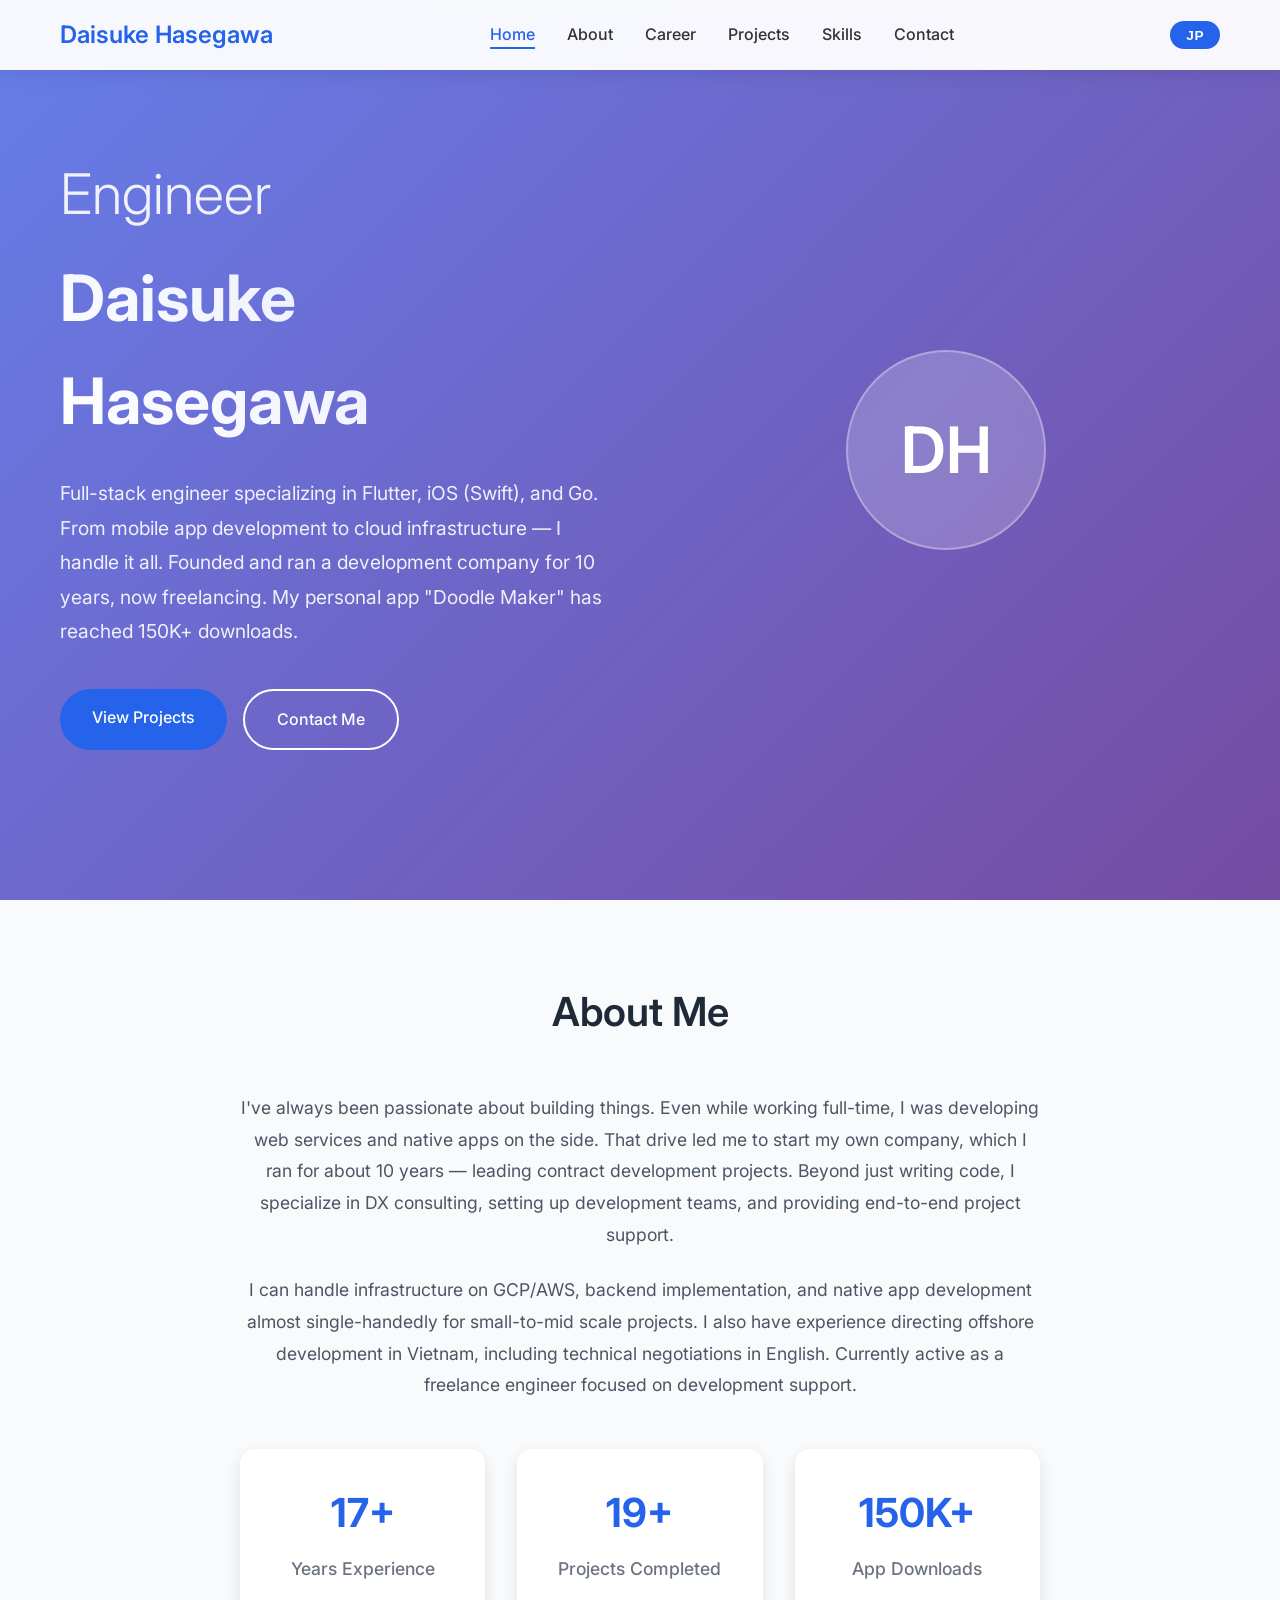
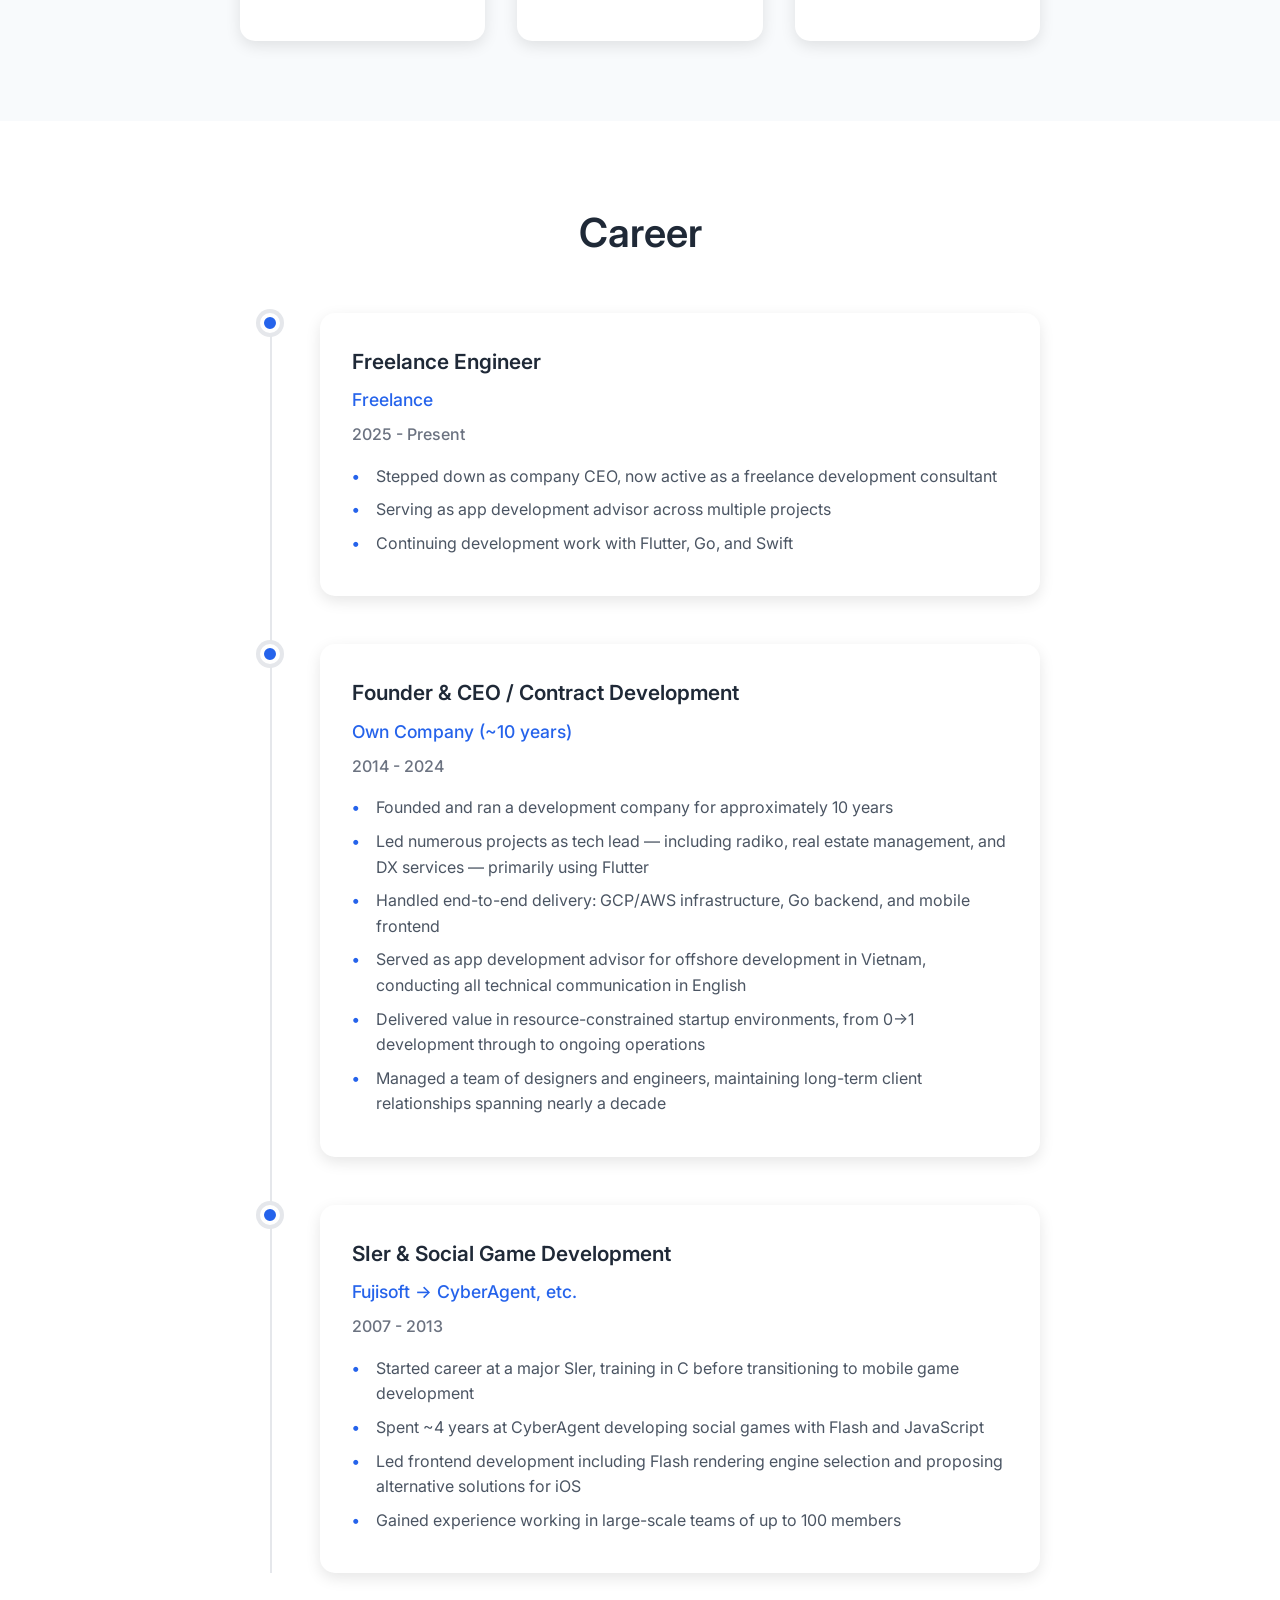
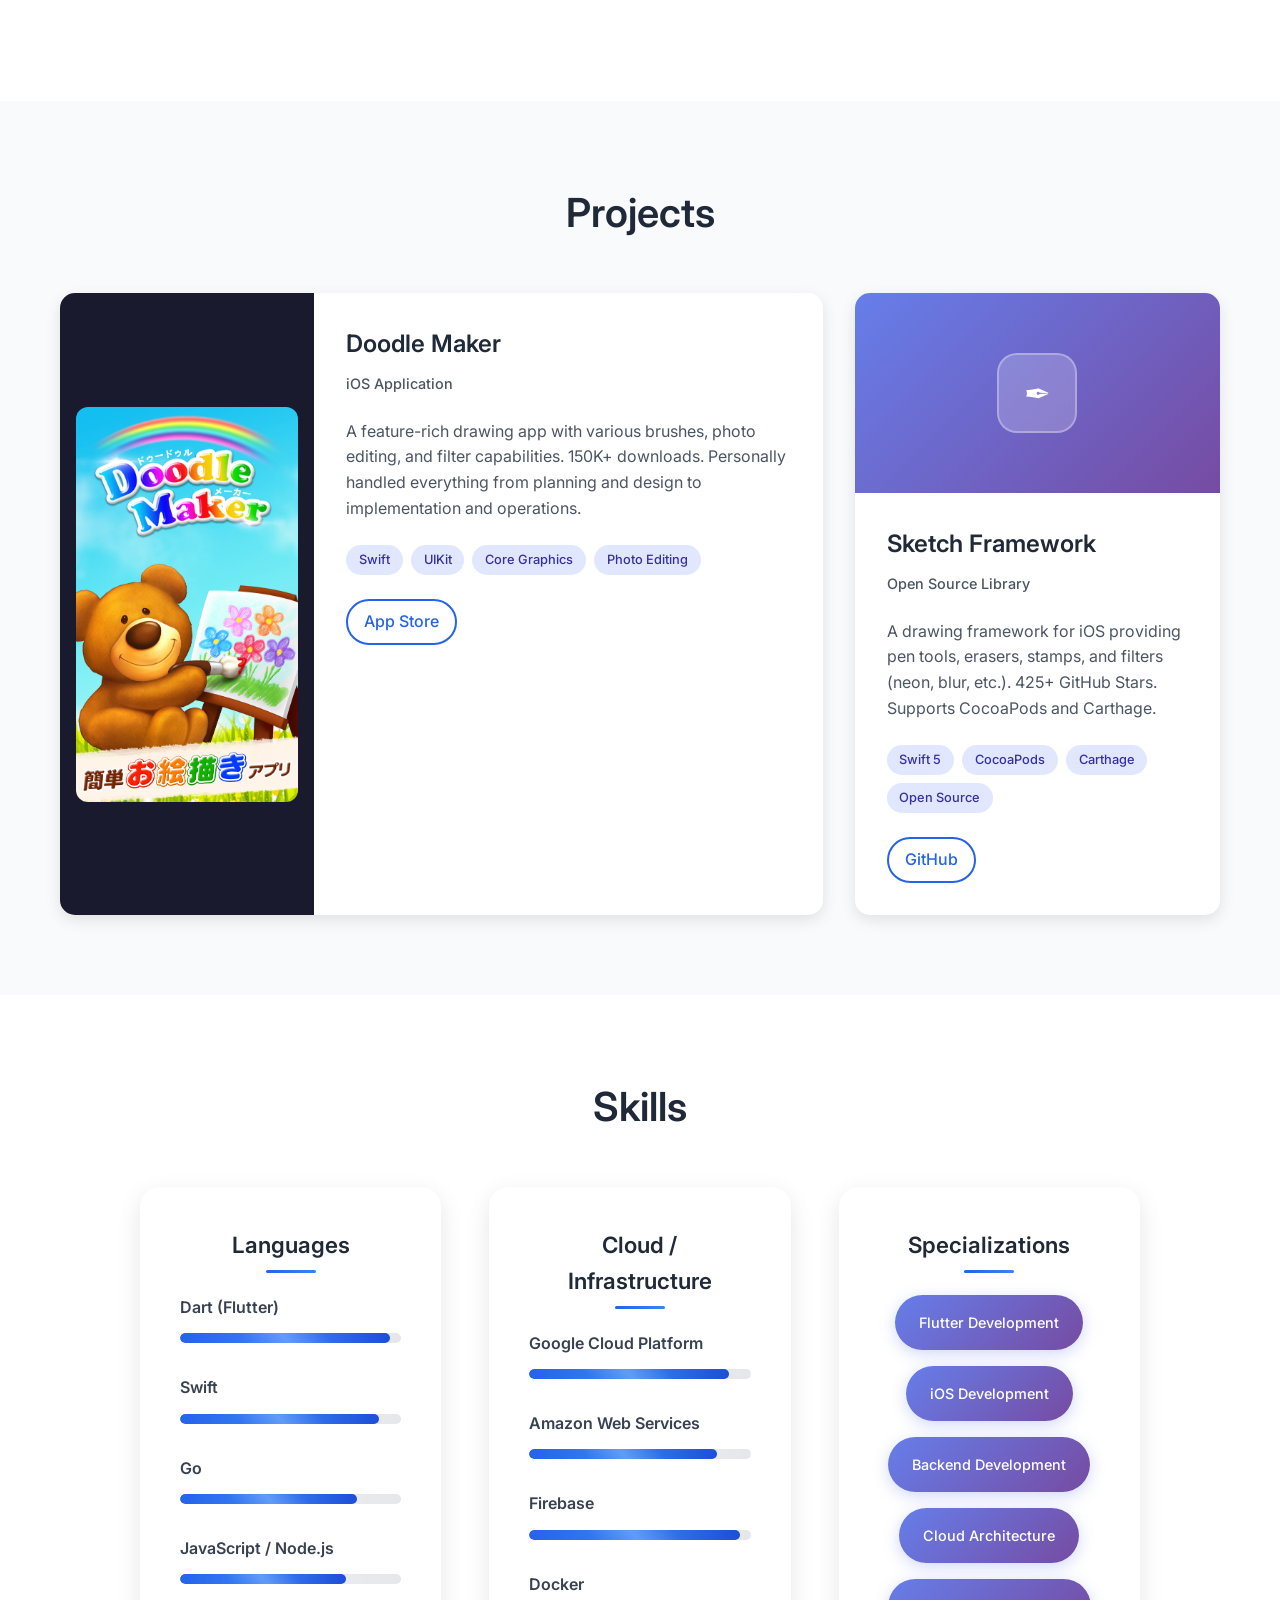
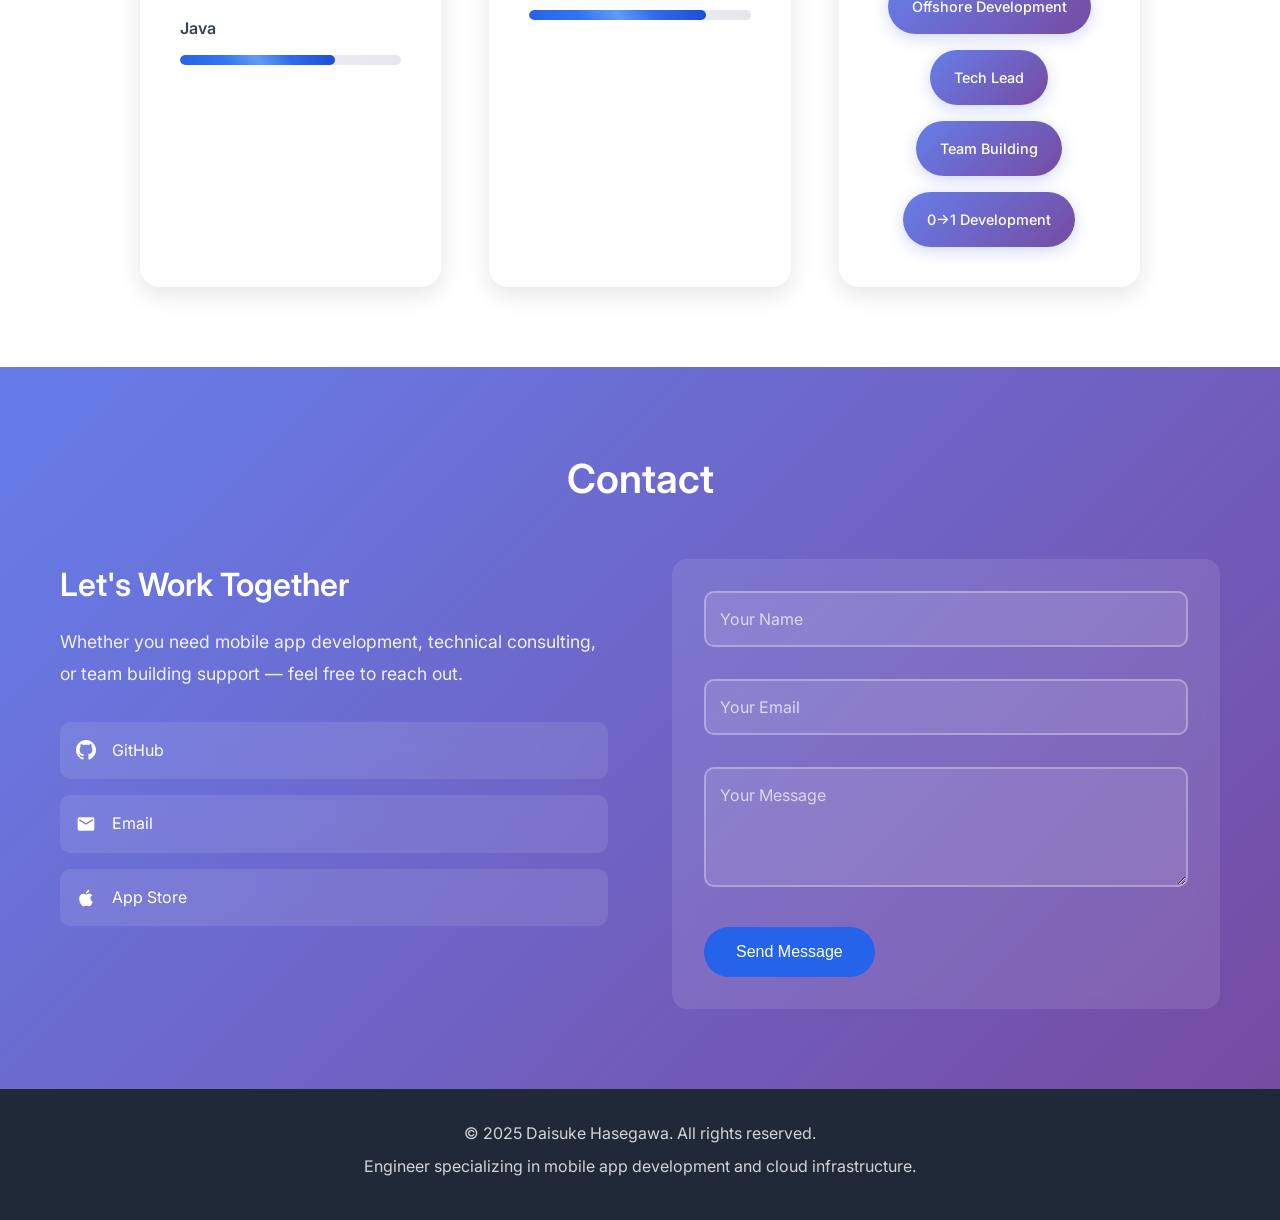
<file: index.html>
<!DOCTYPE html>
<html lang="ja">
<head>
    <meta charset="UTF-8">
    <meta name="viewport" content="width=device-width, initial-scale=1.0">
    <title>Daisuke Hasegawa - Engineer</title>
    <link rel="stylesheet" href="styles.css">
    <link rel="preconnect" href="https://fonts.googleapis.com">
    <link rel="preconnect" href="https://fonts.gstatic.com" crossorigin>
    <link href="https://fonts.googleapis.com/css2?family=Inter:wght@300;400;500;600;700&display=swap" rel="stylesheet">
</head>
<body>
    <!-- Navigation -->
    <nav class="navbar">
        <div class="nav-container">
            <div class="nav-logo">
                <h2>Daisuke Hasegawa</h2>
            </div>
            <ul class="nav-menu">
                <li class="nav-item"><a href="#home" class="nav-link" data-i18n="nav.home">Home</a></li>
                <li class="nav-item"><a href="#about" class="nav-link" data-i18n="nav.about">About</a></li>
                <li class="nav-item"><a href="#career" class="nav-link" data-i18n="nav.career">Career</a></li>
                <li class="nav-item"><a href="#projects" class="nav-link" data-i18n="nav.projects">Projects</a></li>
                <li class="nav-item"><a href="#skills" class="nav-link" data-i18n="nav.skills">Skills</a></li>
                <li class="nav-item"><a href="#contact" class="nav-link" data-i18n="nav.contact">Contact</a></li>
            </ul>
            <button class="lang-toggle" id="langToggle" aria-label="Switch language">EN / JP</button>
            <div class="hamburger">
                <span class="bar"></span>
                <span class="bar"></span>
                <span class="bar"></span>
            </div>
        </div>
    </nav>

    <!-- Hero Section -->
    <section id="home" class="hero">
        <div class="hero-container">
            <div class="hero-content">
                <h1 class="hero-title" data-i18n="hero.title">Engineer</h1>
                <h2 class="hero-subtitle" data-i18n="hero.name">Daisuke Hasegawa</h2>
                <p class="hero-description" data-i18n="hero.description"></p>
                <div class="hero-buttons">
                    <a href="#projects" class="btn btn-primary" data-i18n="hero.btn_projects">View Projects</a>
                    <a href="#contact" class="btn btn-secondary" data-i18n="hero.btn_contact">Contact Me</a>
                </div>
            </div>
            <div class="hero-image">
                <div class="hero-avatar">
                    <div class="avatar-placeholder">DH</div>
                </div>
            </div>
        </div>
    </section>

    <!-- About Section -->
    <section id="about" class="about">
        <div class="container">
            <h2 class="section-title" data-i18n="about.title">About Me</h2>
            <div class="about-content">
                <div class="about-text">
                    <p data-i18n="about.p1"></p>
                    <p data-i18n="about.p2"></p>
                    <div class="stats">
                        <div class="stat">
                            <h3 data-i18n="about.stat_experience_value">17+</h3>
                            <p data-i18n="about.stat_experience">Years Experience</p>
                        </div>
                        <div class="stat">
                            <h3 data-i18n="about.stat_projects_value">19+</h3>
                            <p data-i18n="about.stat_projects">Projects Completed</p>
                        </div>
                        <div class="stat">
                            <h3 data-i18n="about.stat_downloads_value">150K+</h3>
                            <p data-i18n="about.stat_downloads">App Downloads</p>
                        </div>
                    </div>
                </div>
            </div>
        </div>
    </section>

    <!-- Career Section -->
    <section id="career" class="career">
        <div class="container">
            <h2 class="section-title" data-i18n="career.title">Career</h2>
            <div class="timeline">
                <div class="timeline-item">
                    <div class="timeline-dot"></div>
                    <div class="timeline-content">
                        <h3 data-i18n="career.period1_title">Freelance Engineer</h3>
                        <h4 data-i18n="career.period1_org">Freelance</h4>
                        <p class="timeline-date" data-i18n="career.period1_date">2025 - Present</p>
                        <ul data-i18n-list="career.period1_items"></ul>
                    </div>
                </div>
                <div class="timeline-item">
                    <div class="timeline-dot"></div>
                    <div class="timeline-content">
                        <h3 data-i18n="career.period2_title">Founder &amp; CEO / Contract Development</h3>
                        <h4 data-i18n="career.period2_org">Own Company (~10 years)</h4>
                        <p class="timeline-date" data-i18n="career.period2_date">2014 - 2024</p>
                        <ul data-i18n-list="career.period2_items"></ul>
                    </div>
                </div>
                <div class="timeline-item">
                    <div class="timeline-dot"></div>
                    <div class="timeline-content">
                        <h3 data-i18n="career.period3_title">SIer &amp; Social Game Development</h3>
                        <h4 data-i18n="career.period3_org">Fujisoft → CyberAgent, etc.</h4>
                        <p class="timeline-date" data-i18n="career.period3_date">2007 - 2013</p>
                        <ul data-i18n-list="career.period3_items"></ul>
                    </div>
                </div>
            </div>
        </div>
    </section>

    <!-- Projects Section -->
    <section id="projects" class="projects">
        <div class="container">
            <h2 class="section-title" data-i18n="projects.title">Projects</h2>
            <div class="projects-grid">
                <div class="project-card featured">
                    <div class="project-image doodle-image">
                        <img src="images/doodlemaker_screenshot.png" alt="Doodle Maker" class="app-screenshot">
                    </div>
                    <div class="project-content">
                        <h3 data-i18n="projects.doodle_title">Doodle Maker</h3>
                        <p class="project-category" data-i18n="projects.doodle_category">iOS Application</p>
                        <p data-i18n="projects.doodle_description"></p>
                        <div class="project-features">
                            <span class="feature-tag">Swift</span>
                            <span class="feature-tag">UIKit</span>
                            <span class="feature-tag">Core Graphics</span>
                            <span class="feature-tag">Photo Editing</span>
                        </div>
                        <div class="project-links">
                            <a href="https://apps.apple.com/jp/app/doodle-maker-%E8%90%BD%E6%9B%B8%E3%81%8D%E3%83%A1%E3%83%BC%E3%82%AB%E3%83%BC/id1185784566" class="project-link" target="_blank" data-i18n="projects.doodle_link">App Store</a>
                        </div>
                    </div>
                </div>
                <div class="project-card">
                    <div class="project-image">
                        <div class="app-icon"><span>&#x2712;</span></div>
                    </div>
                    <div class="project-content">
                        <h3 data-i18n="projects.sketch_title">Sketch Framework</h3>
                        <p class="project-category" data-i18n="projects.sketch_category">Open Source Library</p>
                        <p data-i18n="projects.sketch_description"></p>
                        <div class="project-features">
                            <span class="feature-tag">Swift 5</span>
                            <span class="feature-tag">CocoaPods</span>
                            <span class="feature-tag">Carthage</span>
                            <span class="feature-tag">Open Source</span>
                        </div>
                        <div class="project-links">
                            <a href="https://github.com/daihase/Sketch" class="project-link" target="_blank" data-i18n="projects.sketch_link">GitHub</a>
                        </div>
                    </div>
                </div>
            </div>
        </div>
    </section>

    <!-- Skills Section -->
    <section id="skills" class="skills">
        <div class="container">
            <h2 class="section-title" data-i18n="skills.title">Skills</h2>
            <div class="skills-grid">
                <div class="skill-category">
                    <h3 data-i18n="skills.languages">Languages</h3>
                    <div class="skill-list">
                        <div class="skill-item">
                            <span class="skill-name">Dart (Flutter)</span>
                            <div class="skill-bar"><div class="skill-progress" style="width: 95%"></div></div>
                        </div>
                        <div class="skill-item">
                            <span class="skill-name">Swift</span>
                            <div class="skill-bar"><div class="skill-progress" style="width: 90%"></div></div>
                        </div>
                        <div class="skill-item">
                            <span class="skill-name">Go</span>
                            <div class="skill-bar"><div class="skill-progress" style="width: 80%"></div></div>
                        </div>
                        <div class="skill-item">
                            <span class="skill-name">JavaScript / Node.js</span>
                            <div class="skill-bar"><div class="skill-progress" style="width: 75%"></div></div>
                        </div>
                        <div class="skill-item">
                            <span class="skill-name">Java</span>
                            <div class="skill-bar"><div class="skill-progress" style="width: 70%"></div></div>
                        </div>
                    </div>
                </div>
                <div class="skill-category">
                    <h3 data-i18n="skills.cloud">Cloud / Infrastructure</h3>
                    <div class="skill-list">
                        <div class="skill-item">
                            <span class="skill-name">Google Cloud Platform</span>
                            <div class="skill-bar"><div class="skill-progress" style="width: 90%"></div></div>
                        </div>
                        <div class="skill-item">
                            <span class="skill-name">Amazon Web Services</span>
                            <div class="skill-bar"><div class="skill-progress" style="width: 85%"></div></div>
                        </div>
                        <div class="skill-item">
                            <span class="skill-name">Firebase</span>
                            <div class="skill-bar"><div class="skill-progress" style="width: 95%"></div></div>
                        </div>
                        <div class="skill-item">
                            <span class="skill-name">Docker</span>
                            <div class="skill-bar"><div class="skill-progress" style="width: 80%"></div></div>
                        </div>
                    </div>
                </div>
                <div class="skill-category">
                    <h3 data-i18n="skills.specializations">Specializations</h3>
                    <div class="skill-tags">
                        <span class="skill-tag" data-i18n="skill_tags.flutter">Flutter Development</span>
                        <span class="skill-tag" data-i18n="skill_tags.ios">iOS Development</span>
                        <span class="skill-tag" data-i18n="skill_tags.backend">Backend Development</span>
                        <span class="skill-tag" data-i18n="skill_tags.cloud_arch">Cloud Architecture</span>
                        <span class="skill-tag" data-i18n="skill_tags.offshore">Offshore Development</span>
                        <span class="skill-tag" data-i18n="skill_tags.tech_lead">Tech Lead</span>
                        <span class="skill-tag" data-i18n="skill_tags.team_building">Team Building</span>
                        <span class="skill-tag" data-i18n="skill_tags.zero_one">0→1 Development</span>
                    </div>
                </div>
            </div>
        </div>
    </section>

    <!-- Contact Section -->
    <section id="contact" class="contact">
        <div class="container">
            <h2 class="section-title" data-i18n="contact.title">Contact</h2>
            <div class="contact-content">
                <div class="contact-info">
                    <h3 data-i18n="contact.heading">Let's Work Together</h3>
                    <p data-i18n="contact.description"></p>
                    <div class="contact-links">
                        <a href="https://github.com/daihase" class="contact-link" target="_blank">
                            <span class="contact-icon">
                                <svg width="20" height="20" viewBox="0 0 24 24" fill="currentColor"><path d="M12 0c-6.626 0-12 5.373-12 12 0 5.302 3.438 9.8 8.207 11.387.599.111.793-.261.793-.577v-2.234c-3.338.726-4.033-1.416-4.033-1.416-.546-1.387-1.333-1.756-1.333-1.756-1.089-.745.083-.729.083-.729 1.205.084 1.839 1.237 1.839 1.237 1.07 1.834 2.807 1.304 3.492.997.107-.775.418-1.305.762-1.604-2.665-.305-5.467-1.334-5.467-5.931 0-1.311.469-2.381 1.236-3.221-.124-.303-.535-1.524.117-3.176 0 0 1.008-.322 3.301 1.23.957-.266 1.983-.399 3.003-.404 1.02.005 2.047.138 3.006.404 2.291-1.552 3.297-1.23 3.297-1.23.653 1.653.242 2.874.118 3.176.77.84 1.235 1.911 1.235 3.221 0 4.609-2.807 5.624-5.479 5.921.43.372.823 1.102.823 2.222v3.293c0 .319.192.694.801.576 4.765-1.589 8.199-6.086 8.199-11.386 0-6.627-5.373-12-12-12z"/></svg>
                            </span>
                            GitHub
                        </a>
                        <a href="mailto:vermouth.6969@gmail.com" class="contact-link">
                            <span class="contact-icon">
                                <svg width="20" height="20" viewBox="0 0 24 24" fill="currentColor"><path d="M20 4H4c-1.1 0-2 .9-2 2v12c0 1.1.9 2 2 2h16c1.1 0 2-.9 2-2V6c0-1.1-.9-2-2-2zm0 4l-8 5-8-5V6l8 5 8-5v2z"/></svg>
                            </span>
                            Email
                        </a>
                        <a href="https://apps.apple.com/developer/libra-studio-inc/id877278186" class="contact-link" target="_blank">
                            <span class="contact-icon">
                                <svg width="20" height="20" viewBox="0 0 24 24" fill="currentColor"><path d="M18.71 19.5c-.83 1.24-1.71 2.45-3.05 2.47-1.34.03-1.77-.79-3.29-.79-1.53 0-2 .77-3.27.82-1.31.05-2.3-1.32-3.14-2.53C4.25 17 2.94 12.45 4.7 9.39c.87-1.52 2.43-2.48 4.12-2.51 1.28-.02 2.5.87 3.29.87.78 0 2.26-1.07 3.8-.91.65.03 2.47.26 3.64 1.98-.09.06-2.17 1.28-2.15 3.81.03 3.02 2.65 4.03 2.68 4.04-.03.07-.42 1.44-1.38 2.83M13 3.5c.73-.83 1.94-1.46 2.94-1.5.13 1.17-.34 2.35-1.04 3.19-.69.85-1.83 1.51-2.95 1.42-.15-1.15.41-2.35 1.05-3.11z"/></svg>
                            </span>
                            App Store
                        </a>
                    </div>
                </div>
                <div class="contact-form">
                    <form>
                        <div class="form-group">
                            <input type="text" id="name" name="name" placeholder=" " required>
                            <label for="name" data-i18n="contact.label_name">Your Name</label>
                        </div>
                        <div class="form-group">
                            <input type="email" id="email" name="email" placeholder=" " required>
                            <label for="email" data-i18n="contact.label_email">Your Email</label>
                        </div>
                        <div class="form-group">
                            <textarea id="message" name="message" placeholder=" " required></textarea>
                            <label for="message" data-i18n="contact.label_message">Your Message</label>
                        </div>
                        <button type="submit" class="btn btn-primary" data-i18n="contact.btn_send">Send Message</button>
                    </form>
                </div>
            </div>
        </div>
    </section>

    <!-- Footer -->
    <footer class="footer">
        <div class="container">
            <div class="footer-content">
                <p data-i18n="footer.copyright"></p>
                <p data-i18n="footer.tagline"></p>
            </div>
        </div>
    </footer>

    <script src="script.js"></script>
</body>
</html>
</file>
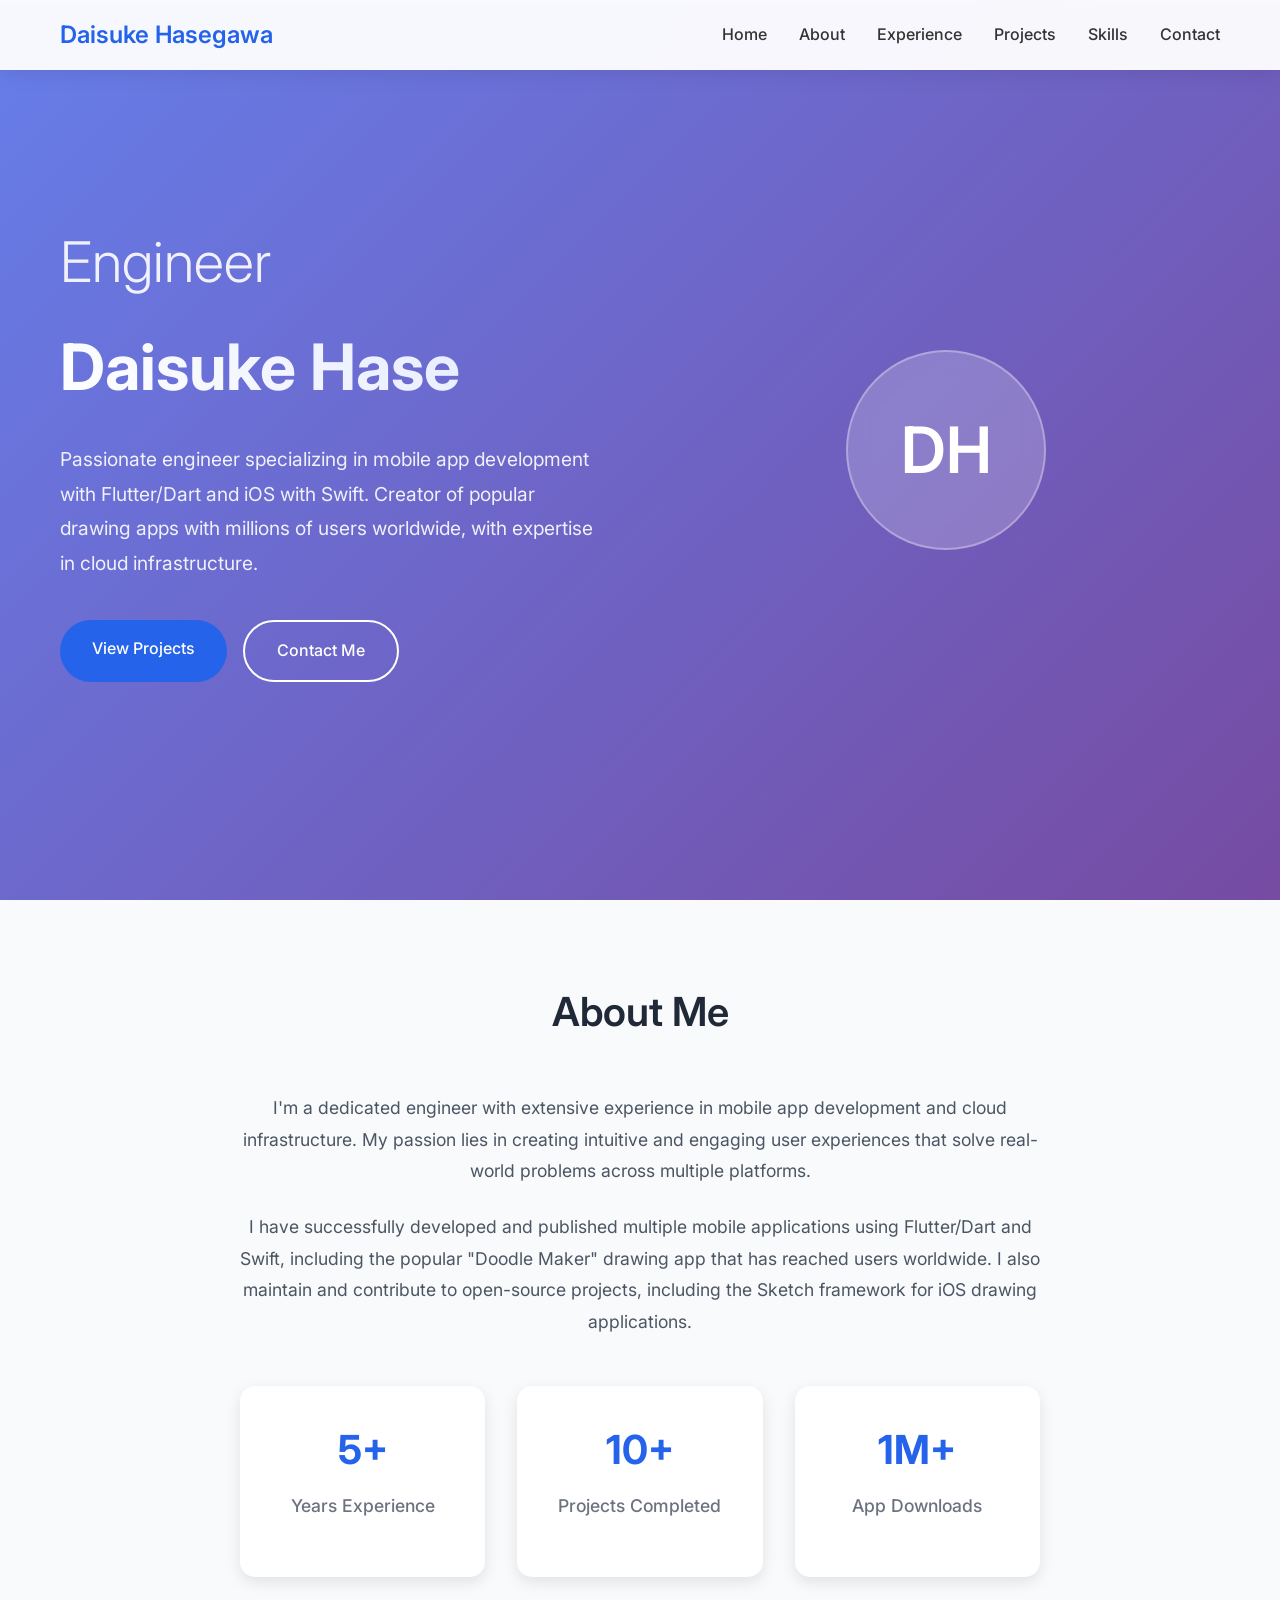
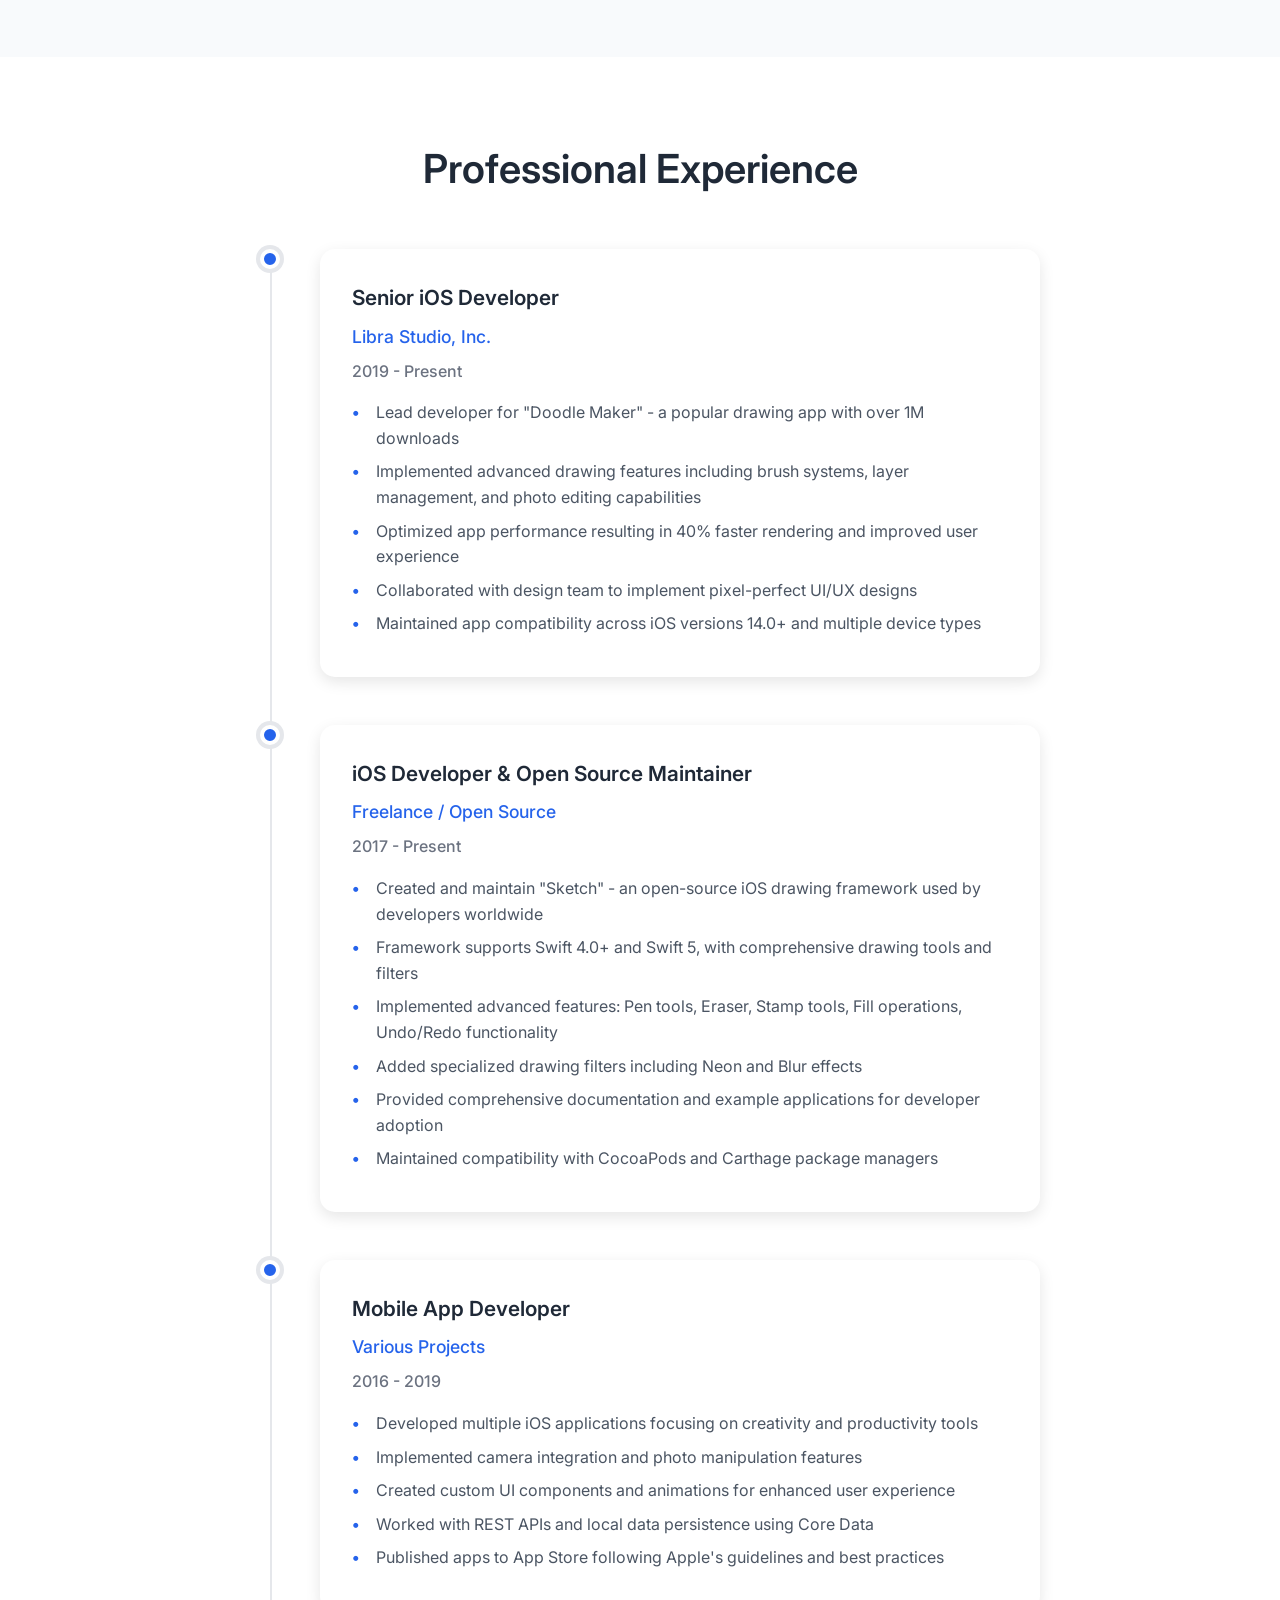
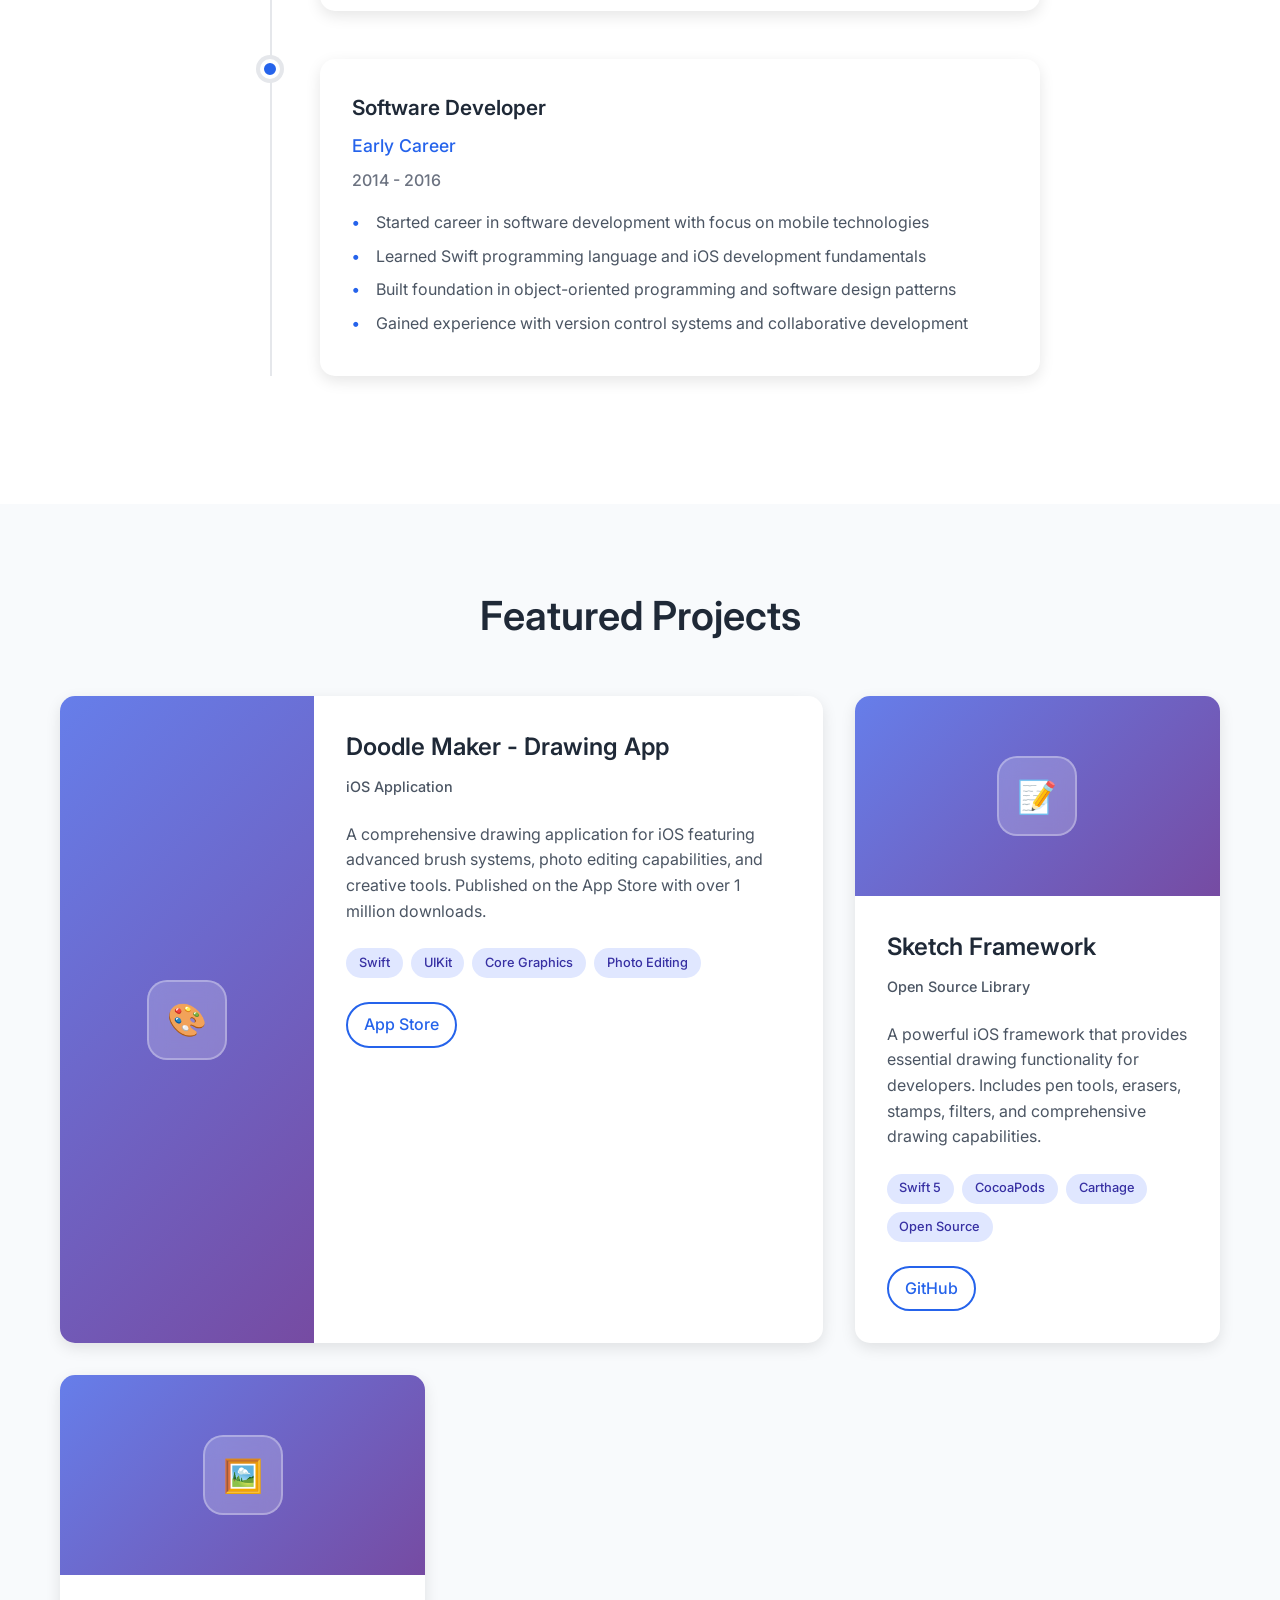
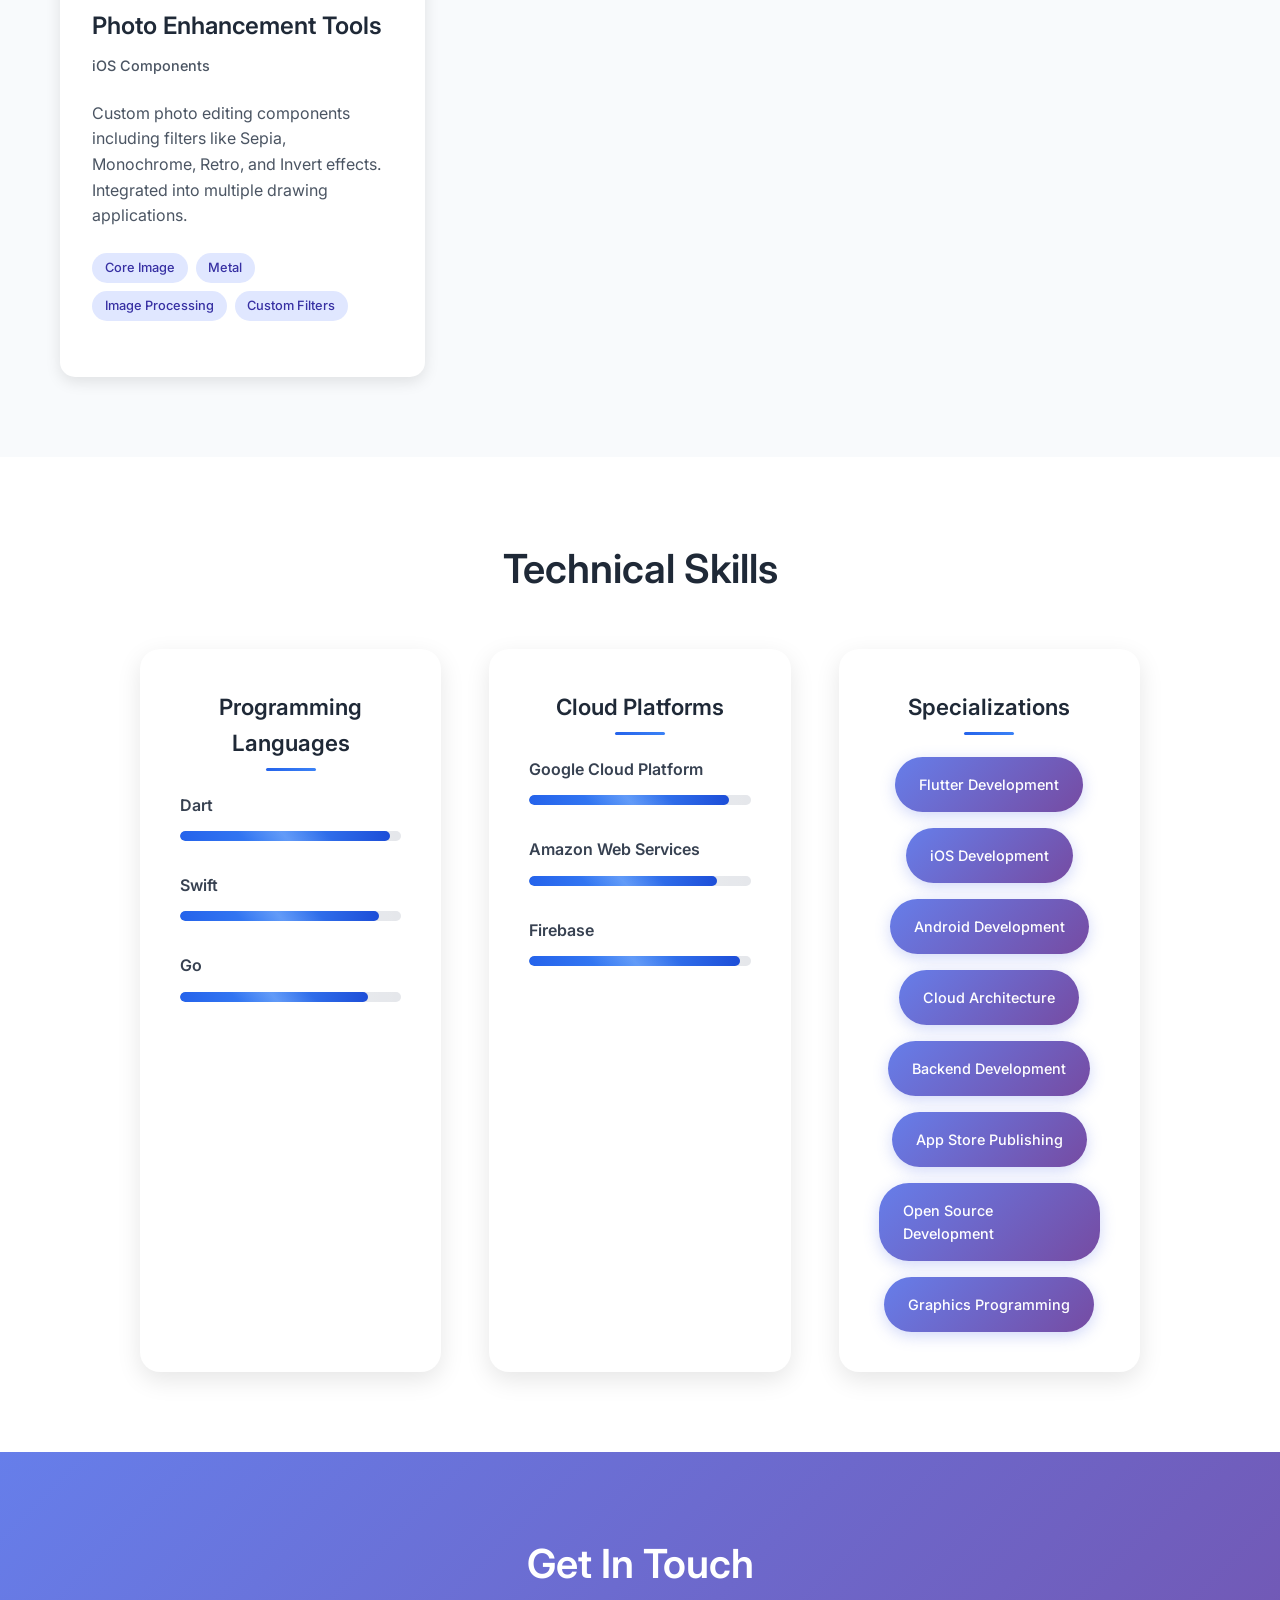
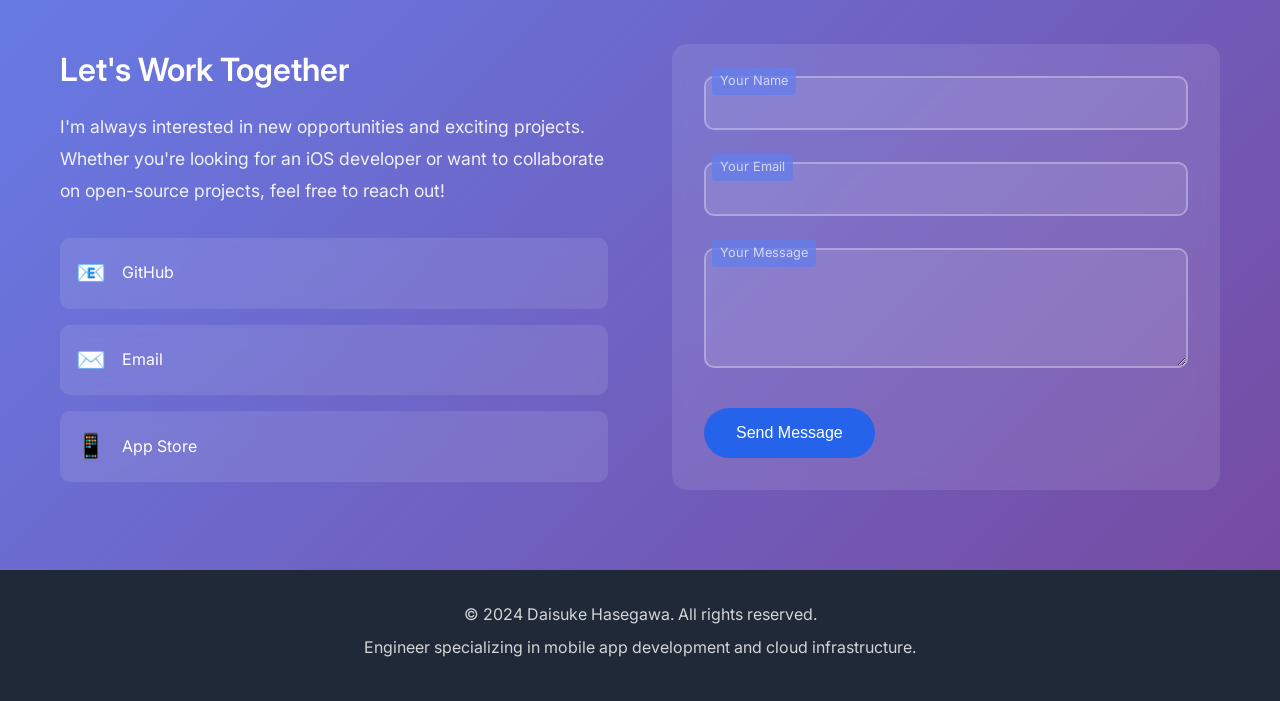
<file: public/index.html>
<!DOCTYPE html>
<html lang="ja">
<head>
    <meta charset="UTF-8">
    <meta name="viewport" content="width=device-width, initial-scale=1.0">
    <title>Daisuke Hasegawa - Engineer</title>
    <link rel="stylesheet" href="styles.css">
    <link rel="preconnect" href="https://fonts.googleapis.com">
    <link rel="preconnect" href="https://fonts.gstatic.com" crossorigin>
    <link href="https://fonts.googleapis.com/css2?family=Inter:wght@300;400;500;600;700&display=swap" rel="stylesheet">
</head>
<body>
    <!-- Navigation -->
    <nav class="navbar">
        <div class="nav-container">
            <div class="nav-logo">
                <h2>Daisuke Hasegawa</h2>
            </div>
            <ul class="nav-menu">
                <li class="nav-item">
                    <a href="#home" class="nav-link">Home</a>
                </li>
                <li class="nav-item">
                    <a href="#about" class="nav-link">About</a>
                </li>
                <li class="nav-item">
                    <a href="#experience" class="nav-link">Experience</a>
                </li>
                <li class="nav-item">
                    <a href="#projects" class="nav-link">Projects</a>
                </li>
                <li class="nav-item">
                    <a href="#skills" class="nav-link">Skills</a>
                </li>
                <li class="nav-item">
                    <a href="#contact" class="nav-link">Contact</a>
                </li>
            </ul>
            <div class="hamburger">
                <span class="bar"></span>
                <span class="bar"></span>
                <span class="bar"></span>
            </div>
        </div>
    </nav>

    <!-- Hero Section -->
    <section id="home" class="hero">
        <div class="hero-container">
            <div class="hero-content">
                <h1 class="hero-title">Engineer</h1>
                <h2 class="hero-subtitle">Daisuke Hasegawa</h2>
                <p class="hero-description">
                    Passionate engineer specializing in mobile app development with Flutter/Dart and iOS with Swift. 
                    Creator of popular drawing apps with millions of users worldwide, with expertise in cloud infrastructure.
                </p>
                <div class="hero-buttons">
                    <a href="#projects" class="btn btn-primary">View Projects</a>
                    <a href="#contact" class="btn btn-secondary">Contact Me</a>
                </div>
            </div>
            <div class="hero-image">
                <div class="hero-avatar">
                    <div class="avatar-placeholder">DH</div>
                </div>
            </div>
        </div>
    </section>

    <!-- About Section -->
    <section id="about" class="about">
        <div class="container">
            <h2 class="section-title">About Me</h2>
            <div class="about-content">
                <div class="about-text">
                    <p>
                        I'm a dedicated engineer with extensive experience in mobile app development and cloud infrastructure. 
                        My passion lies in creating intuitive and engaging user experiences that solve real-world problems across multiple platforms.
                    </p>
                    <p>
                        I have successfully developed and published multiple mobile applications using Flutter/Dart and Swift, including the popular 
                        "Doodle Maker" drawing app that has reached users worldwide. I also maintain and contribute 
                        to open-source projects, including the Sketch framework for iOS drawing applications.
                    </p>
                    <div class="stats">
                        <div class="stat">
                            <h3>5+</h3>
                            <p>Years Experience</p>
                        </div>
                        <div class="stat">
                            <h3>10+</h3>
                            <p>Projects Completed</p>
                        </div>
                        <div class="stat">
                            <h3>1M+</h3>
                            <p>App Downloads</p>
                        </div>
                    </div>
                </div>
            </div>
        </div>
    </section>

    <!-- Experience Section -->
    <section id="experience" class="experience">
        <div class="container">
            <h2 class="section-title">Professional Experience</h2>
            <div class="timeline">
                <div class="timeline-item">
                    <div class="timeline-dot"></div>
                    <div class="timeline-content">
                        <h3>Senior iOS Developer</h3>
                        <h4>Libra Studio, Inc.</h4>
                        <p class="timeline-date">2019 - Present</p>
                        <ul>
                            <li>Lead developer for "Doodle Maker" - a popular drawing app with over 1M downloads</li>
                            <li>Implemented advanced drawing features including brush systems, layer management, and photo editing capabilities</li>
                            <li>Optimized app performance resulting in 40% faster rendering and improved user experience</li>
                            <li>Collaborated with design team to implement pixel-perfect UI/UX designs</li>
                            <li>Maintained app compatibility across iOS versions 14.0+ and multiple device types</li>
                        </ul>
                    </div>
                </div>
                
                <div class="timeline-item">
                    <div class="timeline-dot"></div>
                    <div class="timeline-content">
                        <h3>iOS Developer & Open Source Maintainer</h3>
                        <h4>Freelance / Open Source</h4>
                        <p class="timeline-date">2017 - Present</p>
                        <ul>
                            <li>Created and maintain "Sketch" - an open-source iOS drawing framework used by developers worldwide</li>
                            <li>Framework supports Swift 4.0+ and Swift 5, with comprehensive drawing tools and filters</li>
                            <li>Implemented advanced features: Pen tools, Eraser, Stamp tools, Fill operations, Undo/Redo functionality</li>
                            <li>Added specialized drawing filters including Neon and Blur effects</li>
                            <li>Provided comprehensive documentation and example applications for developer adoption</li>
                            <li>Maintained compatibility with CocoaPods and Carthage package managers</li>
                        </ul>
                    </div>
                </div>

                <div class="timeline-item">
                    <div class="timeline-dot"></div>
                    <div class="timeline-content">
                        <h3>Mobile App Developer</h3>
                        <h4>Various Projects</h4>
                        <p class="timeline-date">2016 - 2019</p>
                        <ul>
                            <li>Developed multiple iOS applications focusing on creativity and productivity tools</li>
                            <li>Implemented camera integration and photo manipulation features</li>
                            <li>Created custom UI components and animations for enhanced user experience</li>
                            <li>Worked with REST APIs and local data persistence using Core Data</li>
                            <li>Published apps to App Store following Apple's guidelines and best practices</li>
                        </ul>
                    </div>
                </div>

                <div class="timeline-item">
                    <div class="timeline-dot"></div>
                    <div class="timeline-content">
                        <h3>Software Developer</h3>
                        <h4>Early Career</h4>
                        <p class="timeline-date">2014 - 2016</p>
                        <ul>
                            <li>Started career in software development with focus on mobile technologies</li>
                            <li>Learned Swift programming language and iOS development fundamentals</li>
                            <li>Built foundation in object-oriented programming and software design patterns</li>
                            <li>Gained experience with version control systems and collaborative development</li>
                        </ul>
                    </div>
                </div>
            </div>
        </div>
    </section>

    <!-- Projects Section -->
    <section id="projects" class="projects">
        <div class="container">
            <h2 class="section-title">Featured Projects</h2>
            <div class="projects-grid">
                <div class="project-card featured">
                    <div class="project-image">
                        <div class="app-icon">
                            <span>🎨</span>
                        </div>
                    </div>
                    <div class="project-content">
                        <h3>Doodle Maker - Drawing App</h3>
                        <p class="project-category">iOS Application</p>
                        <p>
                            A comprehensive drawing application for iOS featuring advanced brush systems, 
                            photo editing capabilities, and creative tools. Published on the App Store with 
                            over 1 million downloads.
                        </p>
                        <div class="project-features">
                            <span class="feature-tag">Swift</span>
                            <span class="feature-tag">UIKit</span>
                            <span class="feature-tag">Core Graphics</span>
                            <span class="feature-tag">Photo Editing</span>
                        </div>
                        <div class="project-links">
                            <a href="https://apps.apple.com/us/app/drawing-app-doodle-maker/id1185784566" class="project-link" target="_blank">App Store</a>
                        </div>
                    </div>
                </div>

                <div class="project-card">
                    <div class="project-image">
                        <div class="app-icon">
                            <span>📝</span>
                        </div>
                    </div>
                    <div class="project-content">
                        <h3>Sketch Framework</h3>
                        <p class="project-category">Open Source Library</p>
                        <p>
                            A powerful iOS framework that provides essential drawing functionality for developers. 
                            Includes pen tools, erasers, stamps, filters, and comprehensive drawing capabilities.
                        </p>
                        <div class="project-features">
                            <span class="feature-tag">Swift 5</span>
                            <span class="feature-tag">CocoaPods</span>
                            <span class="feature-tag">Carthage</span>
                            <span class="feature-tag">Open Source</span>
                        </div>
                        <div class="project-links">
                            <a href="https://github.com/daihase/Sketch" class="project-link" target="_blank">GitHub</a>
                        </div>
                    </div>
                </div>

                <div class="project-card">
                    <div class="project-image">
                        <div class="app-icon">
                            <span>🖼️</span>
                        </div>
                    </div>
                    <div class="project-content">
                        <h3>Photo Enhancement Tools</h3>
                        <p class="project-category">iOS Components</p>
                        <p>
                            Custom photo editing components including filters like Sepia, Monochrome, 
                            Retro, and Invert effects. Integrated into multiple drawing applications.
                        </p>
                        <div class="project-features">
                            <span class="feature-tag">Core Image</span>
                            <span class="feature-tag">Metal</span>
                            <span class="feature-tag">Image Processing</span>
                            <span class="feature-tag">Custom Filters</span>
                        </div>
                    </div>
                </div>
            </div>
        </div>
    </section>

    <!-- Skills Section -->
    <section id="skills" class="skills">
        <div class="container">
            <h2 class="section-title">Technical Skills</h2>
            <div class="skills-grid">
                <div class="skill-category">
                    <h3>Programming Languages</h3>
                    <div class="skill-list">
                        <div class="skill-item">
                            <span class="skill-name">Dart</span>
                            <div class="skill-bar">
                                <div class="skill-progress" style="width: 95%"></div>
                            </div>
                        </div>
                        <div class="skill-item">
                            <span class="skill-name">Swift</span>
                            <div class="skill-bar">
                                <div class="skill-progress" style="width: 90%"></div>
                            </div>
                        </div>
                        <div class="skill-item">
                            <span class="skill-name">Go</span>
                            <div class="skill-bar">
                                <div class="skill-progress" style="width: 85%"></div>
                            </div>
                        </div>
                    </div>
                </div>

                <div class="skill-category">
                    <h3>Cloud Platforms</h3>
                    <div class="skill-list">
                        <div class="skill-item">
                            <span class="skill-name">Google Cloud Platform</span>
                            <div class="skill-bar">
                                <div class="skill-progress" style="width: 90%"></div>
                            </div>
                        </div>
                        <div class="skill-item">
                            <span class="skill-name">Amazon Web Services</span>
                            <div class="skill-bar">
                                <div class="skill-progress" style="width: 85%"></div>
                            </div>
                        </div>
                        <div class="skill-item">
                            <span class="skill-name">Firebase</span>
                            <div class="skill-bar">
                                <div class="skill-progress" style="width: 95%"></div>
                            </div>
                        </div>
                    </div>
                </div>

                <div class="skill-category">
                    <h3>Specializations</h3>
                    <div class="skill-tags">
                        <span class="skill-tag">Flutter Development</span>
                        <span class="skill-tag">iOS Development</span>
                        <span class="skill-tag">Android Development</span>
                        <span class="skill-tag">Cloud Architecture</span>
                        <span class="skill-tag">Backend Development</span>
                        <span class="skill-tag">App Store Publishing</span>
                        <span class="skill-tag">Open Source Development</span>
                        <span class="skill-tag">Graphics Programming</span>
                    </div>
                </div>
            </div>
        </div>
    </section>

    <!-- Contact Section -->
    <section id="contact" class="contact">
        <div class="container">
            <h2 class="section-title">Get In Touch</h2>
            <div class="contact-content">
                <div class="contact-info">
                    <h3>Let's Work Together</h3>
                    <p>
                        I'm always interested in new opportunities and exciting projects. 
                        Whether you're looking for an iOS developer or want to collaborate 
                        on open-source projects, feel free to reach out!
                    </p>
                    <div class="contact-links">
                        <a href="https://github.com/daihase" class="contact-link">
                            <span class="contact-icon">📧</span>
                            GitHub
                        </a>
                        <a href="mailto:vermouth.6969@gmail.com" class="contact-link">
                            <span class="contact-icon">✉️</span>
                            Email
                        </a>
                        <a href="https://apps.apple.com/developer/libra-studio-inc/id877278186" class="contact-link">
                            <span class="contact-icon">📱</span>
                            App Store
                        </a>
                    </div>
                </div>
                <div class="contact-form">
                    <form>
                        <div class="form-group">
                            <input type="text" id="name" name="name" required>
                            <label for="name">Your Name</label>
                        </div>
                        <div class="form-group">
                            <input type="email" id="email" name="email" required>
                            <label for="email">Your Email</label>
                        </div>
                        <div class="form-group">
                            <textarea id="message" name="message" required></textarea>
                            <label for="message">Your Message</label>
                        </div>
                        <button type="submit" class="btn btn-primary">Send Message</button>
                    </form>
                </div>
            </div>
        </div>
    </section>

    <!-- Footer -->
    <footer class="footer">
        <div class="container">
            <div class="footer-content">
                <p>&copy; 2024 Daisuke Hasegawa. All rights reserved.</p>
                <p>Engineer specializing in mobile app development and cloud infrastructure.</p>
            </div>
        </div>
    </footer>

    <script src="script.js"></script>
</body>
</html>
</file>
<file: styles.css>
/* Reset and Base Styles */
* {
    margin: 0;
    padding: 0;
    box-sizing: border-box;
}

body {
    font-family: 'Inter', sans-serif;
    line-height: 1.6;
    color: #333;
    background-color: #ffffff;
}

.container {
    max-width: 1200px;
    margin: 0 auto;
    padding: 0 20px;
}

/* Navigation */
.navbar {
    position: fixed;
    top: 0;
    width: 100%;
    background: rgba(255, 255, 255, 0.95);
    backdrop-filter: blur(10px);
    z-index: 1000;
    padding: 1rem 0;
    box-shadow: 0 2px 20px rgba(0, 0, 0, 0.1);
}

.nav-container {
    max-width: 1200px;
    margin: 0 auto;
    padding: 0 20px;
    display: flex;
    justify-content: space-between;
    align-items: center;
}

.nav-logo h2 {
    color: #2563eb;
    font-weight: 600;
    font-size: 1.5rem;
}

.nav-menu {
    display: flex;
    list-style: none;
    gap: 2rem;
}

.nav-link {
    text-decoration: none;
    color: #333;
    font-weight: 500;
    transition: color 0.3s ease;
    position: relative;
}

.nav-link:hover,
.nav-link.active {
    color: #2563eb;
}

.nav-link::after {
    content: '';
    position: absolute;
    bottom: -5px;
    left: 0;
    width: 0;
    height: 2px;
    background: #2563eb;
    transition: width 0.3s ease;
}

.nav-link:hover::after,
.nav-link.active::after {
    width: 100%;
}

/* Language Toggle */
.lang-toggle {
    background: #2563eb;
    color: white;
    border: none;
    padding: 0.4rem 1rem;
    border-radius: 20px;
    font-weight: 600;
    font-size: 0.85rem;
    cursor: pointer;
    transition: all 0.3s ease;
    letter-spacing: 0.5px;
}

.lang-toggle:hover {
    background: #1d4ed8;
    transform: scale(1.05);
}

.hamburger {
    display: none;
    flex-direction: column;
    cursor: pointer;
    gap: 4px;
}

.bar {
    width: 25px;
    height: 3px;
    background: #333;
    transition: 0.3s;
}

/* Hero Section */
.hero {
    min-height: 100vh;
    display: flex;
    align-items: center;
    background: linear-gradient(135deg, #667eea 0%, #764ba2 100%);
    color: white;
    padding-top: 80px;
}

.hero-container {
    max-width: 1200px;
    margin: 0 auto;
    padding: 0 20px;
    display: grid;
    grid-template-columns: 1fr 1fr;
    gap: 4rem;
    align-items: center;
}

.hero-title {
    font-size: 3.5rem;
    font-weight: 300;
    margin-bottom: 0.5rem;
    opacity: 0.9;
}

.hero-subtitle {
    font-size: 4rem;
    font-weight: 700;
    margin-bottom: 1.5rem;
    background: linear-gradient(45deg, #ffffff, #e0e7ff);
    background-clip: text;
    -webkit-background-clip: text;
    -webkit-text-fill-color: transparent;
}

.hero-description {
    font-size: 1.2rem;
    line-height: 1.8;
    margin-bottom: 2.5rem;
    opacity: 0.9;
}

.hero-buttons {
    display: flex;
    gap: 1rem;
}

.btn {
    padding: 1rem 2rem;
    border: none;
    border-radius: 50px;
    font-weight: 500;
    text-decoration: none;
    transition: all 0.3s ease;
    display: inline-block;
    font-size: 1rem;
    cursor: pointer;
}

.btn-primary {
    background: #2563eb;
    color: white;
}

.btn-primary:hover {
    background: #1d4ed8;
    transform: translateY(-2px);
    box-shadow: 0 10px 25px rgba(37, 99, 235, 0.3);
}

.btn-secondary {
    background: transparent;
    color: white;
    border: 2px solid white;
}

.btn-secondary:hover {
    background: white;
    color: #667eea;
    transform: translateY(-2px);
}

.hero-image {
    display: flex;
    justify-content: center;
    align-items: center;
}

.hero-avatar {
    width: 300px;
    height: 300px;
    display: flex;
    align-items: center;
    justify-content: center;
}

.avatar-placeholder {
    width: 200px;
    height: 200px;
    background: rgba(255, 255, 255, 0.2);
    border-radius: 50%;
    display: flex;
    align-items: center;
    justify-content: center;
    font-size: 4rem;
    font-weight: 600;
    backdrop-filter: blur(10px);
    border: 2px solid rgba(255, 255, 255, 0.3);
}

/* Section Styles */
section {
    padding: 5rem 0;
}

.section-title {
    text-align: center;
    font-size: 2.5rem;
    font-weight: 600;
    margin-bottom: 3rem;
    color: #1f2937;
}

/* About Section */
.about {
    background: #f8fafc;
}

.about-content {
    max-width: 800px;
    margin: 0 auto;
    text-align: center;
}

.about-text p {
    font-size: 1.1rem;
    line-height: 1.8;
    margin-bottom: 1.5rem;
    color: #4b5563;
}

.stats {
    display: grid;
    grid-template-columns: repeat(3, 1fr);
    gap: 2rem;
    margin-top: 3rem;
}

.stat {
    text-align: center;
    padding: 2rem;
    background: white;
    border-radius: 15px;
    box-shadow: 0 5px 15px rgba(0, 0, 0, 0.1);
    transition: transform 0.3s ease;
}

.stat:hover {
    transform: translateY(-5px);
}

.stat h3 {
    font-size: 2.5rem;
    font-weight: 700;
    color: #2563eb;
    margin-bottom: 0.5rem;
}

.stat p {
    color: #6b7280;
    font-weight: 500;
}

/* Career / Timeline Section */
.timeline {
    max-width: 800px;
    margin: 0 auto;
    position: relative;
}

.timeline::before {
    content: '';
    position: absolute;
    left: 30px;
    top: 0;
    bottom: 0;
    width: 2px;
    background: #e5e7eb;
}

.timeline-item {
    position: relative;
    margin-bottom: 3rem;
    padding-left: 80px;
}

.timeline-dot {
    position: absolute;
    left: 20px;
    top: 0;
    width: 20px;
    height: 20px;
    background: #2563eb;
    border-radius: 50%;
    border: 4px solid white;
    box-shadow: 0 0 0 4px #e5e7eb;
}

.timeline-content {
    background: white;
    padding: 2rem;
    border-radius: 15px;
    box-shadow: 0 5px 15px rgba(0, 0, 0, 0.1);
    transition: transform 0.3s ease;
}

.timeline-content:hover {
    transform: translateY(-3px);
}

.timeline-content h3 {
    font-size: 1.3rem;
    font-weight: 600;
    color: #1f2937;
    margin-bottom: 0.5rem;
}

.timeline-content h4 {
    font-size: 1.1rem;
    font-weight: 500;
    color: #2563eb;
    margin-bottom: 0.5rem;
}

.timeline-date {
    color: #6b7280;
    font-weight: 500;
    margin-bottom: 1rem;
}

.timeline-content ul {
    list-style: none;
    margin-top: 1rem;
}

.timeline-content li {
    margin-bottom: 0.5rem;
    padding-left: 1.5rem;
    position: relative;
    color: #4b5563;
}

.timeline-content li::before {
    content: '\2022';
    position: absolute;
    left: 0;
    color: #2563eb;
    font-weight: bold;
}

/* Projects Section */
.projects {
    background: #f8fafc;
}

.projects-grid {
    display: grid;
    grid-template-columns: repeat(auto-fit, minmax(350px, 1fr));
    gap: 2rem;
    margin-top: 2rem;
}

.project-card {
    background: white;
    border-radius: 15px;
    overflow: hidden;
    box-shadow: 0 5px 15px rgba(0, 0, 0, 0.1);
    transition: all 0.3s ease;
}

.project-card:hover {
    transform: translateY(-10px);
    box-shadow: 0 20px 40px rgba(0, 0, 0, 0.15);
}

.project-card.featured {
    grid-column: span 2;
    display: grid;
    grid-template-columns: 1fr 2fr;
}

.project-image {
    padding: 2rem;
    background: linear-gradient(135deg, #667eea 0%, #764ba2 100%);
    display: flex;
    align-items: center;
    justify-content: center;
    min-height: 200px;
}

.project-image.doodle-image {
    padding: 1rem;
    background: #1a1a2e;
}

.app-screenshot {
    max-width: 100%;
    max-height: 400px;
    object-fit: contain;
    border-radius: 12px;
}

.app-icon {
    width: 80px;
    height: 80px;
    background: rgba(255, 255, 255, 0.2);
    border-radius: 20px;
    display: flex;
    align-items: center;
    justify-content: center;
    font-size: 2rem;
    backdrop-filter: blur(10px);
    border: 2px solid rgba(255, 255, 255, 0.3);
    color: white;
}

.project-content {
    padding: 2rem;
}

.project-content h3 {
    font-size: 1.5rem;
    font-weight: 600;
    color: #1f2937;
    margin-bottom: 0.5rem;
}

.project-category {
    color: #2563eb;
    font-weight: 500;
    font-size: 0.9rem;
    margin-bottom: 1rem;
}

.project-content p {
    color: #4b5563;
    line-height: 1.6;
    margin-bottom: 1.5rem;
}

.project-features {
    display: flex;
    flex-wrap: wrap;
    gap: 0.5rem;
    margin-bottom: 1.5rem;
}

.feature-tag {
    background: #e0e7ff;
    color: #3730a3;
    padding: 0.3rem 0.8rem;
    border-radius: 20px;
    font-size: 0.8rem;
    font-weight: 500;
}

.project-links {
    display: flex;
    gap: 1rem;
}

.project-link {
    color: #2563eb;
    text-decoration: none;
    font-weight: 500;
    padding: 0.5rem 1rem;
    border: 2px solid #2563eb;
    border-radius: 25px;
    transition: all 0.3s ease;
}

.project-link:hover {
    background: #2563eb;
    color: white;
}

/* Skills Section */
.skills-grid {
    display: grid;
    grid-template-columns: 1fr 1fr 1fr;
    gap: 3rem;
    max-width: 1000px;
    margin: 0 auto;
}

.skill-category {
    background: white;
    padding: 2.5rem;
    border-radius: 20px;
    box-shadow: 0 8px 25px rgba(0, 0, 0, 0.1);
    transition: transform 0.3s ease, box-shadow 0.3s ease;
}

.skill-category:hover {
    transform: translateY(-5px);
    box-shadow: 0 15px 35px rgba(0, 0, 0, 0.15);
}

.skill-category h3 {
    font-size: 1.4rem;
    font-weight: 600;
    color: #1f2937;
    margin-bottom: 2rem;
    text-align: center;
    position: relative;
}

.skill-category h3::after {
    content: '';
    position: absolute;
    bottom: -10px;
    left: 50%;
    transform: translateX(-50%);
    width: 50px;
    height: 3px;
    background: linear-gradient(90deg, #2563eb, #3b82f6);
    border-radius: 2px;
}

.skill-item {
    margin-bottom: 2rem;
}

.skill-name {
    display: block;
    margin-bottom: 0.8rem;
    font-weight: 600;
    color: #374151;
    font-size: 1rem;
}

.skill-bar {
    height: 10px;
    background: #e5e7eb;
    border-radius: 6px;
    overflow: hidden;
    position: relative;
}

.skill-bar::before {
    content: '';
    position: absolute;
    top: 0;
    left: 0;
    width: 100%;
    height: 100%;
    background: linear-gradient(90deg, transparent, rgba(255,255,255,0.3), transparent);
    animation: shimmer 2s infinite;
}

@keyframes shimmer {
    0% { transform: translateX(-100%); }
    100% { transform: translateX(100%); }
}

.skill-progress {
    height: 100%;
    background: linear-gradient(90deg, #2563eb, #3b82f6, #1d4ed8);
    border-radius: 6px;
    transition: width 1.5s ease-in-out;
    position: relative;
    overflow: hidden;
}

.skill-progress::after {
    content: '';
    position: absolute;
    top: 0;
    left: 0;
    width: 100%;
    height: 100%;
    background: linear-gradient(45deg, transparent 30%, rgba(255,255,255,0.2) 50%, transparent 70%);
}

.skill-tags {
    display: flex;
    flex-wrap: wrap;
    gap: 1rem;
    justify-content: center;
}

.skill-tag {
    background: linear-gradient(135deg, #667eea 0%, #764ba2 100%);
    color: white;
    padding: 1rem 1.5rem;
    border-radius: 30px;
    font-size: 0.9rem;
    font-weight: 500;
    transition: all 0.3s ease;
    box-shadow: 0 4px 15px rgba(102, 126, 234, 0.3);
}

.skill-tag:hover {
    transform: translateY(-3px) scale(1.05);
    box-shadow: 0 8px 25px rgba(102, 126, 234, 0.4);
}

/* Contact Section */
.contact {
    background: linear-gradient(135deg, #667eea 0%, #764ba2 100%);
    color: white;
}

.contact .section-title {
    color: white;
}

.contact-content {
    display: grid;
    grid-template-columns: 1fr 1fr;
    gap: 4rem;
    align-items: start;
}

.contact-info h3 {
    font-size: 2rem;
    font-weight: 600;
    margin-bottom: 1rem;
}

.contact-info p {
    font-size: 1.1rem;
    line-height: 1.8;
    margin-bottom: 2rem;
    opacity: 0.9;
}

.contact-links {
    display: flex;
    flex-direction: column;
    gap: 1rem;
}

.contact-link {
    display: flex;
    align-items: center;
    gap: 1rem;
    color: white;
    text-decoration: none;
    padding: 1rem;
    background: rgba(255, 255, 255, 0.1);
    border-radius: 10px;
    transition: all 0.3s ease;
    backdrop-filter: blur(10px);
}

.contact-link:hover {
    background: rgba(255, 255, 255, 0.2);
    transform: translateX(10px);
}

.contact-icon {
    font-size: 1.5rem;
    display: flex;
    align-items: center;
}

.contact-form {
    background: rgba(255, 255, 255, 0.1);
    padding: 2rem;
    border-radius: 15px;
    backdrop-filter: blur(10px);
}

.form-group {
    position: relative;
    margin-bottom: 2rem;
}

.form-group input,
.form-group textarea {
    width: 100%;
    padding: 1rem;
    background: rgba(255, 255, 255, 0.1);
    border: 2px solid rgba(255, 255, 255, 0.3);
    border-radius: 10px;
    color: white;
    font-size: 1rem;
    font-family: 'Inter', sans-serif;
    transition: all 0.3s ease;
}

.form-group input:focus,
.form-group textarea:focus {
    outline: none;
    border-color: rgba(255, 255, 255, 0.6);
    background: rgba(255, 255, 255, 0.15);
}

.form-group input::placeholder,
.form-group textarea::placeholder {
    color: transparent;
}

.form-group label {
    position: absolute;
    top: 1rem;
    left: 1rem;
    color: rgba(255, 255, 255, 0.7);
    font-size: 1rem;
    transition: all 0.3s ease;
    pointer-events: none;
}

.form-group input:focus + label,
.form-group textarea:focus + label,
.form-group input:not(:placeholder-shown) + label,
.form-group textarea:not(:placeholder-shown) + label {
    top: -0.5rem;
    left: 0.5rem;
    font-size: 0.8rem;
    background: rgba(102, 126, 234, 0.8);
    padding: 0.2rem 0.5rem;
    border-radius: 4px;
}

.form-group textarea {
    height: 120px;
    resize: vertical;
}

/* Footer */
.footer {
    background: #1f2937;
    color: white;
    text-align: center;
    padding: 2rem 0;
}

.footer-content p {
    margin-bottom: 0.5rem;
    opacity: 0.8;
}

/* Notification */
.notification {
    position: fixed;
    top: 100px;
    right: 20px;
    background: white;
    padding: 1rem 1.5rem;
    border-radius: 10px;
    box-shadow: 0 10px 30px rgba(0, 0, 0, 0.2);
    z-index: 1001;
    max-width: 400px;
    transform: translateX(120%);
    transition: transform 0.3s ease;
}

.notification-success { border-left: 4px solid #10b981; }
.notification-error { border-left: 4px solid #ef4444; }

.notification-content {
    display: flex;
    align-items: center;
    justify-content: space-between;
    gap: 1rem;
}

.notification-message { color: #374151; font-weight: 500; }

.notification-close {
    background: none;
    border: none;
    font-size: 1.5rem;
    cursor: pointer;
    color: #9ca3af;
    padding: 0;
}

.notification-close:hover { color: #374151; }

/* Scroll Progress */
.scroll-progress {
    position: fixed;
    top: 0;
    left: 0;
    width: 100%;
    height: 4px;
    background: rgba(255, 255, 255, 0.1);
    z-index: 1002;
}

.scroll-progress-bar {
    height: 100%;
    background: linear-gradient(90deg, #2563eb, #3b82f6);
    width: 0%;
    transition: width 0.1s ease;
}

/* Responsive Design */
@media (max-width: 768px) {
    .hamburger {
        display: flex;
    }

    .nav-menu {
        position: fixed;
        left: -100%;
        top: 70px;
        flex-direction: column;
        background-color: white;
        width: 100%;
        text-align: center;
        transition: 0.3s;
        box-shadow: 0 10px 27px rgba(0, 0, 0, 0.05);
        padding: 2rem 0;
    }

    .nav-menu.active {
        left: 0;
    }

    .lang-toggle {
        margin-right: 1rem;
    }

    .hero-container {
        grid-template-columns: 1fr;
        text-align: center;
        gap: 2rem;
    }

    .hero-title { font-size: 2.5rem; }
    .hero-subtitle { font-size: 3rem; }

    .hero-buttons {
        justify-content: center;
        flex-wrap: wrap;
    }

    .stats {
        grid-template-columns: 1fr;
        gap: 1rem;
    }

    .timeline-item { padding-left: 60px; }
    .timeline::before { left: 20px; }
    .timeline-dot { left: 10px; }

    .project-card.featured {
        grid-column: span 1;
        display: block;
    }

    .projects-grid {
        grid-template-columns: 1fr;
    }

    .skills-grid {
        grid-template-columns: 1fr;
        gap: 2rem;
    }

    .skill-category { padding: 2rem; }

    .contact-content {
        grid-template-columns: 1fr;
        gap: 2rem;
    }

    .section-title { font-size: 2rem; }
}

@media (max-width: 480px) {
    .container { padding: 0 15px; }
    .hero-title { font-size: 2rem; }
    .hero-subtitle { font-size: 2.5rem; }
    .timeline-content { padding: 1.5rem; }
    .project-content { padding: 1.5rem; }
    .skill-category { padding: 1.5rem; }
    .contact-form { padding: 1.5rem; }
}

/* Smooth scrolling */
html {
    scroll-behavior: smooth;
}

/* Animation classes */
.fade-in {
    opacity: 0;
    transform: translateY(30px);
    transition: all 0.6s ease;
}

.fade-in.visible {
    opacity: 1;
    transform: translateY(0);
}
</file>
<file: public/styles.css>
/* Reset and Base Styles */
* {
    margin: 0;
    padding: 0;
    box-sizing: border-box;
}

body {
    font-family: 'Inter', sans-serif;
    line-height: 1.6;
    color: #333;
    background-color: #ffffff;
}

.container {
    max-width: 1200px;
    margin: 0 auto;
    padding: 0 20px;
}

/* Navigation */
.navbar {
    position: fixed;
    top: 0;
    width: 100%;
    background: rgba(255, 255, 255, 0.95);
    backdrop-filter: blur(10px);
    z-index: 1000;
    padding: 1rem 0;
    box-shadow: 0 2px 20px rgba(0, 0, 0, 0.1);
}

.nav-container {
    max-width: 1200px;
    margin: 0 auto;
    padding: 0 20px;
    display: flex;
    justify-content: space-between;
    align-items: center;
}

.nav-logo h2 {
    color: #2563eb;
    font-weight: 600;
    font-size: 1.5rem;
}

.nav-menu {
    display: flex;
    list-style: none;
    gap: 2rem;
}

.nav-link {
    text-decoration: none;
    color: #333;
    font-weight: 500;
    transition: color 0.3s ease;
    position: relative;
}

.nav-link:hover {
    color: #2563eb;
}

.nav-link::after {
    content: '';
    position: absolute;
    bottom: -5px;
    left: 0;
    width: 0;
    height: 2px;
    background: #2563eb;
    transition: width 0.3s ease;
}

.nav-link:hover::after {
    width: 100%;
}

.hamburger {
    display: none;
    flex-direction: column;
    cursor: pointer;
    gap: 4px;
}

.bar {
    width: 25px;
    height: 3px;
    background: #333;
    transition: 0.3s;
}

/* Hero Section */
.hero {
    min-height: 100vh;
    display: flex;
    align-items: center;
    background: linear-gradient(135deg, #667eea 0%, #764ba2 100%);
    color: white;
    padding-top: 80px;
}

.hero-container {
    max-width: 1200px;
    margin: 0 auto;
    padding: 0 20px;
    display: grid;
    grid-template-columns: 1fr 1fr;
    gap: 4rem;
    align-items: center;
}

.hero-title {
    font-size: 3.5rem;
    font-weight: 300;
    margin-bottom: 0.5rem;
    opacity: 0.9;
}

.hero-subtitle {
    font-size: 4rem;
    font-weight: 700;
    margin-bottom: 1.5rem;
    background: linear-gradient(45deg, #ffffff, #e0e7ff);
    background-clip: text;
    -webkit-background-clip: text;
    -webkit-text-fill-color: transparent;
}

.hero-description {
    font-size: 1.2rem;
    line-height: 1.8;
    margin-bottom: 2.5rem;
    opacity: 0.9;
}

.hero-buttons {
    display: flex;
    gap: 1rem;
}

.btn {
    padding: 1rem 2rem;
    border: none;
    border-radius: 50px;
    font-weight: 500;
    text-decoration: none;
    transition: all 0.3s ease;
    display: inline-block;
    font-size: 1rem;
    cursor: pointer;
}

.btn-primary {
    background: #2563eb;
    color: white;
}

.btn-primary:hover {
    background: #1d4ed8;
    transform: translateY(-2px);
    box-shadow: 0 10px 25px rgba(37, 99, 235, 0.3);
}

.btn-secondary {
    background: transparent;
    color: white;
    border: 2px solid white;
}

.btn-secondary:hover {
    background: white;
    color: #667eea;
    transform: translateY(-2px);
}

.hero-image {
    display: flex;
    justify-content: center;
    align-items: center;
}

.hero-avatar {
    width: 300px;
    height: 300px;
    display: flex;
    align-items: center;
    justify-content: center;
}

.avatar-placeholder {
    width: 200px;
    height: 200px;
    background: rgba(255, 255, 255, 0.2);
    border-radius: 50%;
    display: flex;
    align-items: center;
    justify-content: center;
    font-size: 4rem;
    font-weight: 600;
    backdrop-filter: blur(10px);
    border: 2px solid rgba(255, 255, 255, 0.3);
}

/* Section Styles */
section {
    padding: 5rem 0;
}

.section-title {
    text-align: center;
    font-size: 2.5rem;
    font-weight: 600;
    margin-bottom: 3rem;
    color: #1f2937;
}

/* About Section */
.about {
    background: #f8fafc;
}

.about-content {
    max-width: 800px;
    margin: 0 auto;
    text-align: center;
}

.about-text p {
    font-size: 1.1rem;
    line-height: 1.8;
    margin-bottom: 1.5rem;
    color: #4b5563;
}

.stats {
    display: grid;
    grid-template-columns: repeat(3, 1fr);
    gap: 2rem;
    margin-top: 3rem;
}

.stat {
    text-align: center;
    padding: 2rem;
    background: white;
    border-radius: 15px;
    box-shadow: 0 5px 15px rgba(0, 0, 0, 0.1);
    transition: transform 0.3s ease;
}

.stat:hover {
    transform: translateY(-5px);
}

.stat h3 {
    font-size: 2.5rem;
    font-weight: 700;
    color: #2563eb;
    margin-bottom: 0.5rem;
}

.stat p {
    color: #6b7280;
    font-weight: 500;
}

/* Experience Section */
.timeline {
    max-width: 800px;
    margin: 0 auto;
    position: relative;
}

.timeline::before {
    content: '';
    position: absolute;
    left: 30px;
    top: 0;
    bottom: 0;
    width: 2px;
    background: #e5e7eb;
}

.timeline-item {
    position: relative;
    margin-bottom: 3rem;
    padding-left: 80px;
}

.timeline-dot {
    position: absolute;
    left: 20px;
    top: 0;
    width: 20px;
    height: 20px;
    background: #2563eb;
    border-radius: 50%;
    border: 4px solid white;
    box-shadow: 0 0 0 4px #e5e7eb;
}

.timeline-content {
    background: white;
    padding: 2rem;
    border-radius: 15px;
    box-shadow: 0 5px 15px rgba(0, 0, 0, 0.1);
    transition: transform 0.3s ease;
}

.timeline-content:hover {
    transform: translateY(-3px);
}

.timeline-content h3 {
    font-size: 1.3rem;
    font-weight: 600;
    color: #1f2937;
    margin-bottom: 0.5rem;
}

.timeline-content h4 {
    font-size: 1.1rem;
    font-weight: 500;
    color: #2563eb;
    margin-bottom: 0.5rem;
}

.timeline-date {
    color: #6b7280;
    font-weight: 500;
    margin-bottom: 1rem;
}

.timeline-content ul {
    list-style: none;
    margin-top: 1rem;
}

.timeline-content li {
    margin-bottom: 0.5rem;
    padding-left: 1.5rem;
    position: relative;
    color: #4b5563;
}

.timeline-content li::before {
    content: '•';
    position: absolute;
    left: 0;
    color: #2563eb;
    font-weight: bold;
}

/* Projects Section */
.projects {
    background: #f8fafc;
}

.projects-grid {
    display: grid;
    grid-template-columns: repeat(auto-fit, minmax(350px, 1fr));
    gap: 2rem;
    margin-top: 2rem;
}

.project-card {
    background: white;
    border-radius: 15px;
    overflow: hidden;
    box-shadow: 0 5px 15px rgba(0, 0, 0, 0.1);
    transition: all 0.3s ease;
}

.project-card:hover {
    transform: translateY(-10px);
    box-shadow: 0 20px 40px rgba(0, 0, 0, 0.15);
}

.project-card.featured {
    grid-column: span 2;
    display: grid;
    grid-template-columns: 1fr 2fr;
}

.project-image {
    padding: 2rem;
    background: linear-gradient(135deg, #667eea 0%, #764ba2 100%);
    display: flex;
    align-items: center;
    justify-content: center;
    min-height: 200px;
}

.app-icon {
    width: 80px;
    height: 80px;
    background: rgba(255, 255, 255, 0.2);
    border-radius: 20px;
    display: flex;
    align-items: center;
    justify-content: center;
    font-size: 2rem;
    backdrop-filter: blur(10px);
    border: 2px solid rgba(255, 255, 255, 0.3);
}

.project-content {
    padding: 2rem;
}

.project-content h3 {
    font-size: 1.5rem;
    font-weight: 600;
    color: #1f2937;
    margin-bottom: 0.5rem;
}

.project-category {
    color: #2563eb;
    font-weight: 500;
    font-size: 0.9rem;
    margin-bottom: 1rem;
}

.project-content p {
    color: #4b5563;
    line-height: 1.6;
    margin-bottom: 1.5rem;
}

.project-features {
    display: flex;
    flex-wrap: wrap;
    gap: 0.5rem;
    margin-bottom: 1.5rem;
}

.feature-tag {
    background: #e0e7ff;
    color: #3730a3;
    padding: 0.3rem 0.8rem;
    border-radius: 20px;
    font-size: 0.8rem;
    font-weight: 500;
}

.project-links {
    display: flex;
    gap: 1rem;
}

.project-link {
    color: #2563eb;
    text-decoration: none;
    font-weight: 500;
    padding: 0.5rem 1rem;
    border: 2px solid #2563eb;
    border-radius: 25px;
    transition: all 0.3s ease;
}

.project-link:hover {
    background: #2563eb;
    color: white;
}

/* Skills Section */
.skills-grid {
    display: grid;
    grid-template-columns: 1fr 1fr 1fr;
    gap: 3rem;
    max-width: 1000px;
    margin: 0 auto;
}

.skill-category {
    background: white;
    padding: 2.5rem;
    border-radius: 20px;
    box-shadow: 0 8px 25px rgba(0, 0, 0, 0.1);
    transition: transform 0.3s ease, box-shadow 0.3s ease;
}

.skill-category:hover {
    transform: translateY(-5px);
    box-shadow: 0 15px 35px rgba(0, 0, 0, 0.15);
}

.skill-category h3 {
    font-size: 1.4rem;
    font-weight: 600;
    color: #1f2937;
    margin-bottom: 2rem;
    text-align: center;
    position: relative;
}

.skill-category h3::after {
    content: '';
    position: absolute;
    bottom: -10px;
    left: 50%;
    transform: translateX(-50%);
    width: 50px;
    height: 3px;
    background: linear-gradient(90deg, #2563eb, #3b82f6);
    border-radius: 2px;
}

.skill-item {
    margin-bottom: 2rem;
}

.skill-name {
    display: block;
    margin-bottom: 0.8rem;
    font-weight: 600;
    color: #374151;
    font-size: 1rem;
}

.skill-bar {
    height: 10px;
    background: #e5e7eb;
    border-radius: 6px;
    overflow: hidden;
    position: relative;
}

.skill-bar::before {
    content: '';
    position: absolute;
    top: 0;
    left: 0;
    width: 100%;
    height: 100%;
    background: linear-gradient(90deg, transparent, rgba(255,255,255,0.3), transparent);
    animation: shimmer 2s infinite;
}

@keyframes shimmer {
    0% { transform: translateX(-100%); }
    100% { transform: translateX(100%); }
}

.skill-progress {
    height: 100%;
    background: linear-gradient(90deg, #2563eb, #3b82f6, #1d4ed8);
    border-radius: 6px;
    transition: width 1.5s ease-in-out;
    position: relative;
    overflow: hidden;
}

.skill-progress::after {
    content: '';
    position: absolute;
    top: 0;
    left: 0;
    width: 100%;
    height: 100%;
    background: linear-gradient(45deg, transparent 30%, rgba(255,255,255,0.2) 50%, transparent 70%);
}

.skill-tags {
    display: flex;
    flex-wrap: wrap;
    gap: 1rem;
    justify-content: center;
}

.skill-tag {
    background: linear-gradient(135deg, #667eea 0%, #764ba2 100%);
    color: white;
    padding: 1rem 1.5rem;
    border-radius: 30px;
    font-size: 0.9rem;
    font-weight: 500;
    transition: all 0.3s ease;
    box-shadow: 0 4px 15px rgba(102, 126, 234, 0.3);
}

.skill-tag:hover {
    transform: translateY(-3px) scale(1.05);
    box-shadow: 0 8px 25px rgba(102, 126, 234, 0.4);
}

/* Contact Section */
.contact {
    background: linear-gradient(135deg, #667eea 0%, #764ba2 100%);
    color: white;
}

.contact .section-title {
    color: white;
}

.contact-content {
    display: grid;
    grid-template-columns: 1fr 1fr;
    gap: 4rem;
    align-items: start;
}

.contact-info h3 {
    font-size: 2rem;
    font-weight: 600;
    margin-bottom: 1rem;
}

.contact-info p {
    font-size: 1.1rem;
    line-height: 1.8;
    margin-bottom: 2rem;
    opacity: 0.9;
}

.contact-links {
    display: flex;
    flex-direction: column;
    gap: 1rem;
}

.contact-link {
    display: flex;
    align-items: center;
    gap: 1rem;
    color: white;
    text-decoration: none;
    padding: 1rem;
    background: rgba(255, 255, 255, 0.1);
    border-radius: 10px;
    transition: all 0.3s ease;
    backdrop-filter: blur(10px);
}

.contact-link:hover {
    background: rgba(255, 255, 255, 0.2);
    transform: translateX(10px);
}

.contact-icon {
    font-size: 1.5rem;
}

.contact-form {
    background: rgba(255, 255, 255, 0.1);
    padding: 2rem;
    border-radius: 15px;
    backdrop-filter: blur(10px);
}

.form-group {
    position: relative;
    margin-bottom: 2rem;
}

.form-group input,
.form-group textarea {
    width: 100%;
    padding: 1rem;
    background: rgba(255, 255, 255, 0.1);
    border: 2px solid rgba(255, 255, 255, 0.3);
    border-radius: 10px;
    color: white;
    font-size: 1rem;
    transition: all 0.3s ease;
}

.form-group input:focus,
.form-group textarea:focus {
    outline: none;
    border-color: rgba(255, 255, 255, 0.6);
    background: rgba(255, 255, 255, 0.15);
}

.form-group input::placeholder,
.form-group textarea::placeholder {
    color: rgba(255, 255, 255, 0.7);
}

.form-group label {
    position: absolute;
    top: 1rem;
    left: 1rem;
    color: rgba(255, 255, 255, 0.7);
    font-size: 1rem;
    transition: all 0.3s ease;
    pointer-events: none;
}

.form-group input:focus + label,
.form-group textarea:focus + label,
.form-group input:not(:placeholder-shown) + label,
.form-group textarea:not(:placeholder-shown) + label {
    top: -0.5rem;
    left: 0.5rem;
    font-size: 0.8rem;
    background: rgba(102, 126, 234, 0.8);
    padding: 0.2rem 0.5rem;
    border-radius: 4px;
}

.form-group textarea {
    height: 120px;
    resize: vertical;
}

/* Footer */
.footer {
    background: #1f2937;
    color: white;
    text-align: center;
    padding: 2rem 0;
}

.footer-content p {
    margin-bottom: 0.5rem;
    opacity: 0.8;
}

/* Responsive Design */
@media (max-width: 768px) {
    .hamburger {
        display: flex;
    }
    
    .nav-menu {
        position: fixed;
        left: -100%;
        top: 70px;
        flex-direction: column;
        background-color: white;
        width: 100%;
        text-align: center;
        transition: 0.3s;
        box-shadow: 0 10px 27px rgba(0, 0, 0, 0.05);
        padding: 2rem 0;
    }
    
    .nav-menu.active {
        left: 0;
    }
    
    .hero-container {
        grid-template-columns: 1fr;
        text-align: center;
        gap: 2rem;
    }
    
    .hero-title {
        font-size: 2.5rem;
    }
    
    .hero-subtitle {
        font-size: 3rem;
    }
    
    .hero-buttons {
        justify-content: center;
        flex-wrap: wrap;
    }
    
    .stats {
        grid-template-columns: 1fr;
        gap: 1rem;
    }
    
    .timeline-item {
        padding-left: 60px;
    }
    
    .timeline::before {
        left: 20px;
    }
    
    .timeline-dot {
        left: 10px;
    }
    
    .project-card.featured {
        grid-column: span 1;
        display: block;
    }
    
    .projects-grid {
        grid-template-columns: 1fr;
    }
    
    .skills-grid {
        grid-template-columns: 1fr;
        gap: 2rem;
    }
    
    .skill-category {
        padding: 2rem;
    }
    
    .contact-content {
        grid-template-columns: 1fr;
        gap: 2rem;
    }
    
    .section-title {
        font-size: 2rem;
    }
}

@media (max-width: 480px) {
    .container {
        padding: 0 15px;
    }
    
    .hero-title {
        font-size: 2rem;
    }
    
    .hero-subtitle {
        font-size: 2.5rem;
    }
    
    .timeline-content {
        padding: 1.5rem;
    }
    
    .project-content {
        padding: 1.5rem;
    }
    
    .skill-category {
        padding: 1.5rem;
    }
    
    .contact-form {
        padding: 1.5rem;
    }
}

/* Smooth scrolling */
html {
    scroll-behavior: smooth;
}

/* Animation classes */
.fade-in {
    opacity: 0;
    transform: translateY(30px);
    transition: all 0.6s ease;
}

.fade-in.visible {
    opacity: 1;
    transform: translateY(0);
}
</file>
